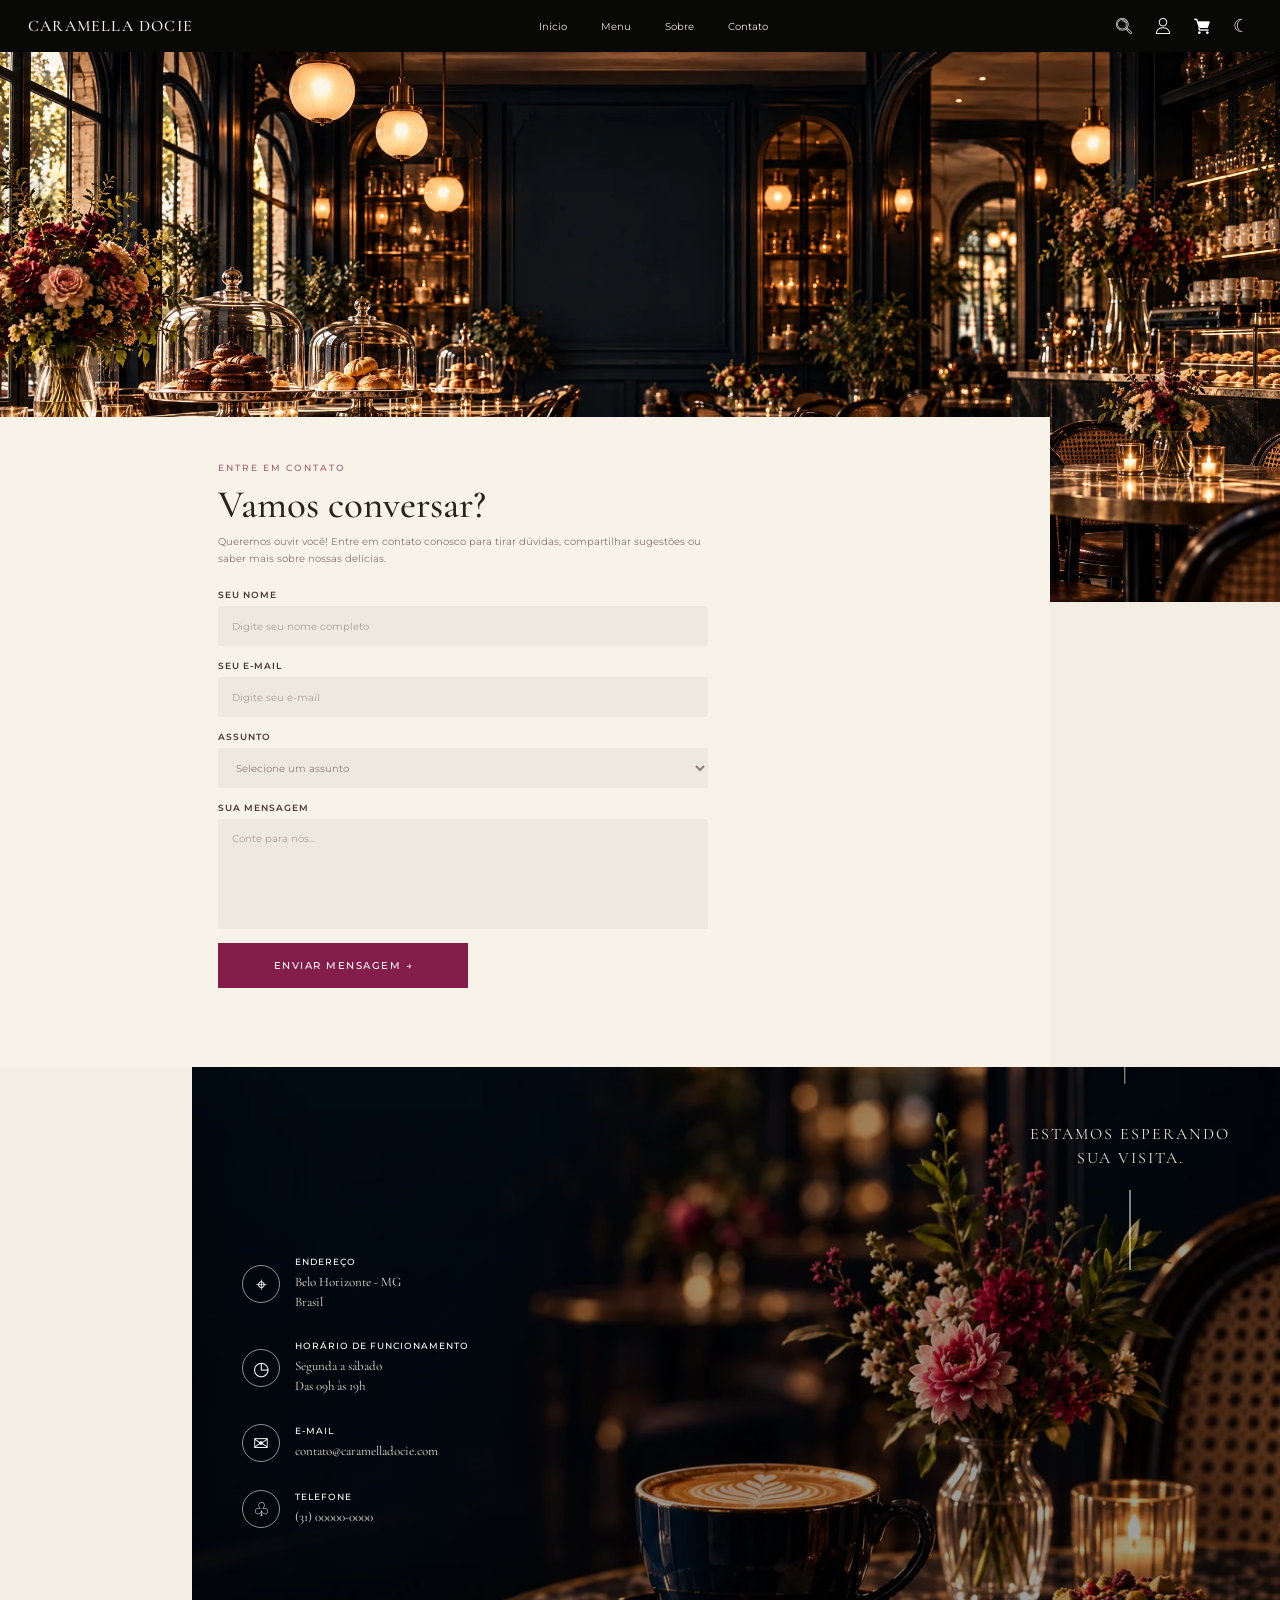
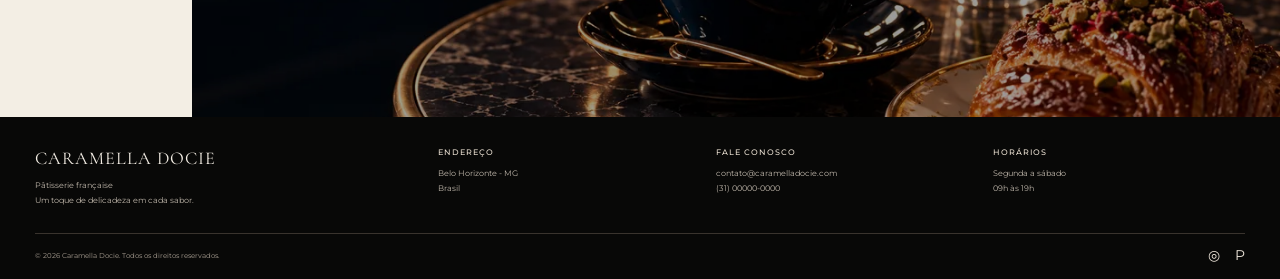
<file: contato.html>
<!DOCTYPE html>
<html lang="pt-BR">

<head>
    <meta charset="UTF-8">
    <meta name="viewport" content="width=device-width, initial-scale=1.0">

    <title>Contato | Caramella Docie</title>

    <link rel="stylesheet" href="style.css">
    <script src="script.js"></script>

    <link rel="preconnect" href="https://fonts.googleapis.com">
    <link rel="preconnect" href="https://fonts.gstatic.com" crossorigin>

    <link
        href="https://fonts.googleapis.com/css2?family=Cormorant+Garamond:wght@400;500;600;700&family=Montserrat:wght@300;400;500;600&display=swap"
        rel="stylesheet">
</head>

<body>


    <header class="cabecalho">

        <div class="logo">
            CARAMELLA DOCIE
        </div>

        <nav class="menu">
            <a href="index.html">Início</a>
            <a href="menu.html">Menu</a>
            <a href="sobre.html">Sobre</a>
            <a href="contato.html">Contato</a>
        </nav>

        <div class="icones">
            <a href="#" aria-label="Pesquisar">
                <img src="loupe-1.png" alt="">
            </a>

            <button type="button" class="botao-perfil" id="abrir-conta" aria-label="Abrir minha conta">
                <img src="user-4.png" alt="">
            </button>

            <button type="button" class="botao-carrinho" id="abrir-carrinho" aria-label="Abrir carrinho">
                <img src="grocery-store.png" alt="">
            </button>
            
                <button type="button" id="alternar-tema" aria-label="Alternar tema">
                    ☾
                </button>
            </div>
        </div>

    </header>
    <main class="pagina-contato">

        <section class="contato-hero">

            <img src="1o-imagem.webp" alt="Entrada iluminada da Caramella Docie" class="contato-hero-imagem">

        </section>

        <section class="contato-formulario-area">

            <div class="contato-decoracao">


            </div>

            <div class="contato-formulario">

                <span class="contato-subtitulo">
                    ENTRE EM CONTATO
                </span>

                <h1>Vamos conversar?</h1>

                <p class="contato-introducao">
                    Queremos ouvir você! Entre em contato conosco
                    para tirar dúvidas, compartilhar sugestões
                    ou saber mais sobre nossas delícias.
                </p>

                <form class="formulario" action="#" method="post">

                    <div class="campo-formulario">

                        <label for="nome">SEU NOME</label>

                        <input type="text" id="nome" name="nome" placeholder="Digite seu nome completo" required>

                    </div>

                    <div class="campo-formulario">

                        <label for="email">SEU E-MAIL</label>

                        <input type="email" id="email" name="email" placeholder="Digite seu e-mail" required>

                    </div>

                    <div class="campo-formulario">

                        <label for="assunto">ASSUNTO</label>

                        <select id="assunto" name="assunto" required>

                            <option value="" disabled selected>
                                Selecione um assunto
                            </option>

                            <option value="duvidas">Dúvidas</option>
                            <option value="encomendas">Encomendas</option>
                            <option value="eventos">Eventos</option>
                            <option value="sugestoes">Sugestões</option>
                            <option value="outros">Outros assuntos</option>

                        </select>

                    </div>

                    <div class="campo-formulario campo-mensagem">

                        <label for="mensagem">SUA MENSAGEM</label>

                        <textarea id="mensagem" name="mensagem" placeholder="Conte para nós..." required></textarea>

                    </div>

                    <button type="submit" class="contato-botao">
                        ENVIAR MENSAGEM →
                    </button>

                </form>

            </div>

        </section>

        <section class="contato-informacoes">

            <div class="contato-informacoes-imagem">

                <img src="3o-imagem.webp" alt="Café e croissant em uma mesa da Caramella Docie">

            </div>

            <div class="contato-informacoes-conteudo">

                <div class="contato-dados">

                    <div class="contato-item">

                        <span class="contato-icone">⌖</span>

                        <div>
                            <h2>ENDEREÇO</h2>

                            <p>
                                Belo Horizonte - MG<br>
                                Brasil
                            </p>
                        </div>

                    </div>

                    <div class="contato-item">

                        <span class="contato-icone">◷</span>

                        <div>
                            <h2>HORÁRIO DE FUNCIONAMENTO</h2>

                            <p>
                                Segunda a sábado<br>
                                Das 09h às 19h
                            </p>
                        </div>

                    </div>

                    <div class="contato-item">

                        <span class="contato-icone">✉</span>

                        <div>
                            <h2>E-MAIL</h2>

                            <p>
                                contato@caramelladocie.com
                            </p>
                        </div>

                    </div>

                    <div class="contato-item">

                        <span class="contato-icone">♧</span>

                        <div>
                            <h2>TELEFONE</h2>

                            <p>
                                (31) 00000-0000
                            </p>
                        </div>

                    </div>

                </div>

                <div class="contato-frase">

                    <p>
                        ESTAMOS ESPERANDO<br>
                        SUA VISITA.
                    </p>

                    <span></span>

                </div>

            </div>

        </section>

    </main>

    <footer class="rodape">

        <div class="rodape-superior">

            <div class="rodape-marca">

                <h3>CARAMELLA DOCIE</h3>

                <p>
                    Pâtisserie française<br>
                    Um toque de delicadeza em cada sabor.
                </p>

            </div>

            <div class="rodape-coluna">

                <h4>ENDEREÇO</h4>

                <p>
                    Belo Horizonte - MG<br>
                    Brasil
                </p>

            </div>

            <div class="rodape-coluna">

                <h4>FALE CONOSCO</h4>

                <p>
                    contato@caramelladocie.com<br>
                    (31) 00000-0000
                </p>

            </div>

            <div class="rodape-coluna">

                <h4>HORÁRIOS</h4>

                <p>
                    Segunda a sábado<br>
                    09h às 19h
                </p>

            </div>

        </div>

        <div class="rodape-inferior">

            <p>
                © 2026 Caramella Docie. Todos os direitos reservados.
            </p>

            <div class="redes-sociais">
                <a href="#" aria-label="Instagram">◎</a>
                <a href="#" aria-label="Pinterest">P</a>
            </div>

        </div>

    </footer>








    <!-- POP-UP MINHA CONTA / LOGIN -->

    <div class="conta-overlay" id="conta-overlay">
        <section class="conta-popup" role="dialog" aria-modal="true" aria-labelledby="conta-titulo">

            <button type="button" class="conta-fechar" id="fechar-conta" aria-label="Fechar">
                x
            </button>

            <div class="conta-cabecalho">
                <h2 id="conta-titulo">Minha conta</h2>
                <p>Você já tem uma conta na Caramella Docie?</p>
            </div>

            <form class="conta-formulario" id="formulario-conta">

                <div class="conta-campo conta-nome" hidden>
                    <label for="conta-nome">NOME COMPLETO*</label>
                    <input type="text" id="conta-nome" placeholder="Digite seu nome">
                </div>

                <div class="conta-campo">
                    <label for="conta-email">E-MAIL OU TELEFONE*</label>
                    <input type="text" id="conta-email" placeholder="seu@email.com" required>
                </div>

                <div class="conta-campo">
                    <label for="conta-senha">SENHA*</label>
                    <input type="password" id="conta-senha" placeholder="Digite sua senha..." required>
                </div>

                <button type="submit" class="conta-entrar">
                    ENTRAR
                </button>
            </form>

            <div class="conta-novo-cliente">
                <h3>Novo cliente?</h3>
                <p>
                    Crie sua conta para apreciar o melhor de
                    Caramella Docie.
                </p>

                <button type="button" class="conta-criar" id="criar-conta">
                    CRIAR CONTA
                </button>
            </div>

        </section>
    </div>


    <!-- POP-UP CRIAR CONTA -->

    <div class="cadastro-overlay" id="cadastro-overlay">
        <section class="cadastro-popup" role="dialog" aria-modal="true" aria-labelledby="cadastro-titulo">

            <button type="button" class="cadastro-fechar" id="fechar-cadastro" aria-label="Fechar cadastro">
                x
            </button>

            <h2 id="cadastro-titulo">Criar conta</h2>

            <form id="formulario-cadastro">

                <div class="cadastro-campo">
                    <label for="cadastro-nome">
                        NOME <span>*</span>
                    </label>
                    <input type="text" id="cadastro-nome" name="nome" placeholder="Digite seu nome" autocomplete="name"
                        required>
                </div>

                <div class="cadastro-campo">
                    <label for="cadastro-email">
                        E-MAIL <span>*</span>
                    </label>
                    <input type="email" id="cadastro-email" name="email" placeholder="seu@email.com"
                        autocomplete="email" required>
                </div>

                <div class="cadastro-campo">
                    <label for="cadastro-telefone">
                        TELEFONE <span>*</span>
                    </label>
                    <input type="tel" id="cadastro-telefone" name="telefone" placeholder="(00) 90000-0000"
                        autocomplete="tel" maxlength="15" required>
                </div>

                <div class="cadastro-campo">
                    <label for="cadastro-cpf">
                        CPF <span>*</span>
                    </label>
                    <input type="text" id="cadastro-cpf" name="cpf" placeholder="000.000.000-00" maxlength="14"
                        required>
                </div>

                <div class="cadastro-campo">
                    <label for="cadastro-senha">
                        CRIE UMA SENHA <span>*</span>
                    </label>
                    <input type="password" id="cadastro-senha" name="senha" placeholder="000.000.000-00" minlength="8"
                        autocomplete="new-password" required>
                </div>

                <div class="cadastro-campo">
                    <label for="cadastro-confirmar-senha">
                        CONFIRME SUA SENHA <span>*</span>
                    </label>
                    <input type="password" id="cadastro-confirmar-senha" name="confirmarSenha"
                        placeholder="Confirme sua senha" minlength="8" autocomplete="new-password" required>
                </div>

                <p class="cadastro-mensagem" id="cadastro-mensagem" aria-live="polite"></p>

                <button type="submit" class="cadastro-botao">
                    CRIAR CONTA
                </button>

            </form>
        </section>
    </div>


    <!-- POP-UP CARRINHO -->

    <div class="carrinho-overlay" id="carrinho-overlay">
        <section class="carrinho-popup" role="dialog" aria-modal="true" aria-labelledby="carrinho-titulo">

            <div class="carrinho-cabecalho">
                <h2 id="carrinho-titulo">Carrinho</h2>

                <button type="button" class="carrinho-fechar" id="fechar-carrinho" aria-label="Fechar carrinho">
                    x
                </button>
            </div>

            <div class="carrinho-produtos" id="carrinho-produtos">

                <article class="carrinho-produto" data-preco="16">
                    <div class="carrinho-produto-imagem">
                        <img src="2o-imagem.webp" alt="Coffret de macarons">
                    </div>

                    <div class="carrinho-produto-detalhes">
                        <button type="button" class="carrinho-remover" aria-label="Remover produto">
                            x
                        </button>

                        <h3>Coffret métal de 4 macarons</h3>
                        <p class="produto-variacao">1 un</p>
                        <p class="produto-preco">R$ 16,00</p>

                        <div class="produto-controles">
                            <button type="button" class="quantidade-menos" aria-label="Diminuir quantidade">-</button>
                            <span class="quantidade">1</span>
                            <button type="button" class="quantidade-mais" aria-label="Aumentar quantidade">+</button>
                            <button type="button" class="produto-remover-icone" aria-label="Excluir produto">♙</button>
                        </div>
                    </div>
                </article>

                <article class="carrinho-produto" data-preco="16">
                    <div class="carrinho-produto-imagem">
                        <img src="1o-quadrinho.webp" alt="Coffret de macarons">
                    </div>

                    <div class="carrinho-produto-detalhes">
                        <button type="button" class="carrinho-remover" aria-label="Remover produto">
                            x
                        </button>

                        <h3>Coffret métal de 4 macarons</h3>
                        <p class="produto-variacao">1 un</p>
                        <p class="produto-preco">R$ 16,00</p>

                        <div class="produto-controles">
                            <button type="button" class="quantidade-menos" aria-label="Diminuir quantidade">-</button>
                            <span class="quantidade">1</span>
                            <button type="button" class="quantidade-mais" aria-label="Aumentar quantidade">+</button>
                            <button type="button" class="produto-remover-icone" aria-label="Excluir produto">♙</button>
                        </div>
                    </div>
                </article>

            </div>

            <div class="carrinho-cupom">
                <label for="codigo-cupom">Aplicar cupom</label>

                <div class="cupom-controles">
                    <input type="text" id="codigo-cupom" placeholder="Código do cupom">
                    <button type="button" id="aplicar-cupom">APLICAR</button>
                </div>

                <p id="mensagem-cupom"></p>
            </div>

            <div class="carrinho-resumo">
                <div class="resumo-linha">
                    <span>Total:</span>
                    <strong id="carrinho-total">R$ 32,00</strong>
                </div>

                <div class="resumo-linha">
                    <span>Taxa de entrega:</span>
                    <strong class="entrega-gratis">GRÁTIS</strong>
                </div>
            </div>

            <button type="button" class="carrinho-comprar" id="carrinho-comprar">
                COMPRAR AGORA
            </button>

            <div class="carrinho-pagamentos">
                <span class="pagamento-pix">✥ pix</span>
                <span class="pagamento-visa">VISA</span>

                <span class="pagamento-master">
                    <i></i><i></i>
                </span>

                <span class="pagamento-elo">elo</span>
            </div>

        </section>
    </div>



    <script src="script.js"></script>
</body>

</html>
</file>
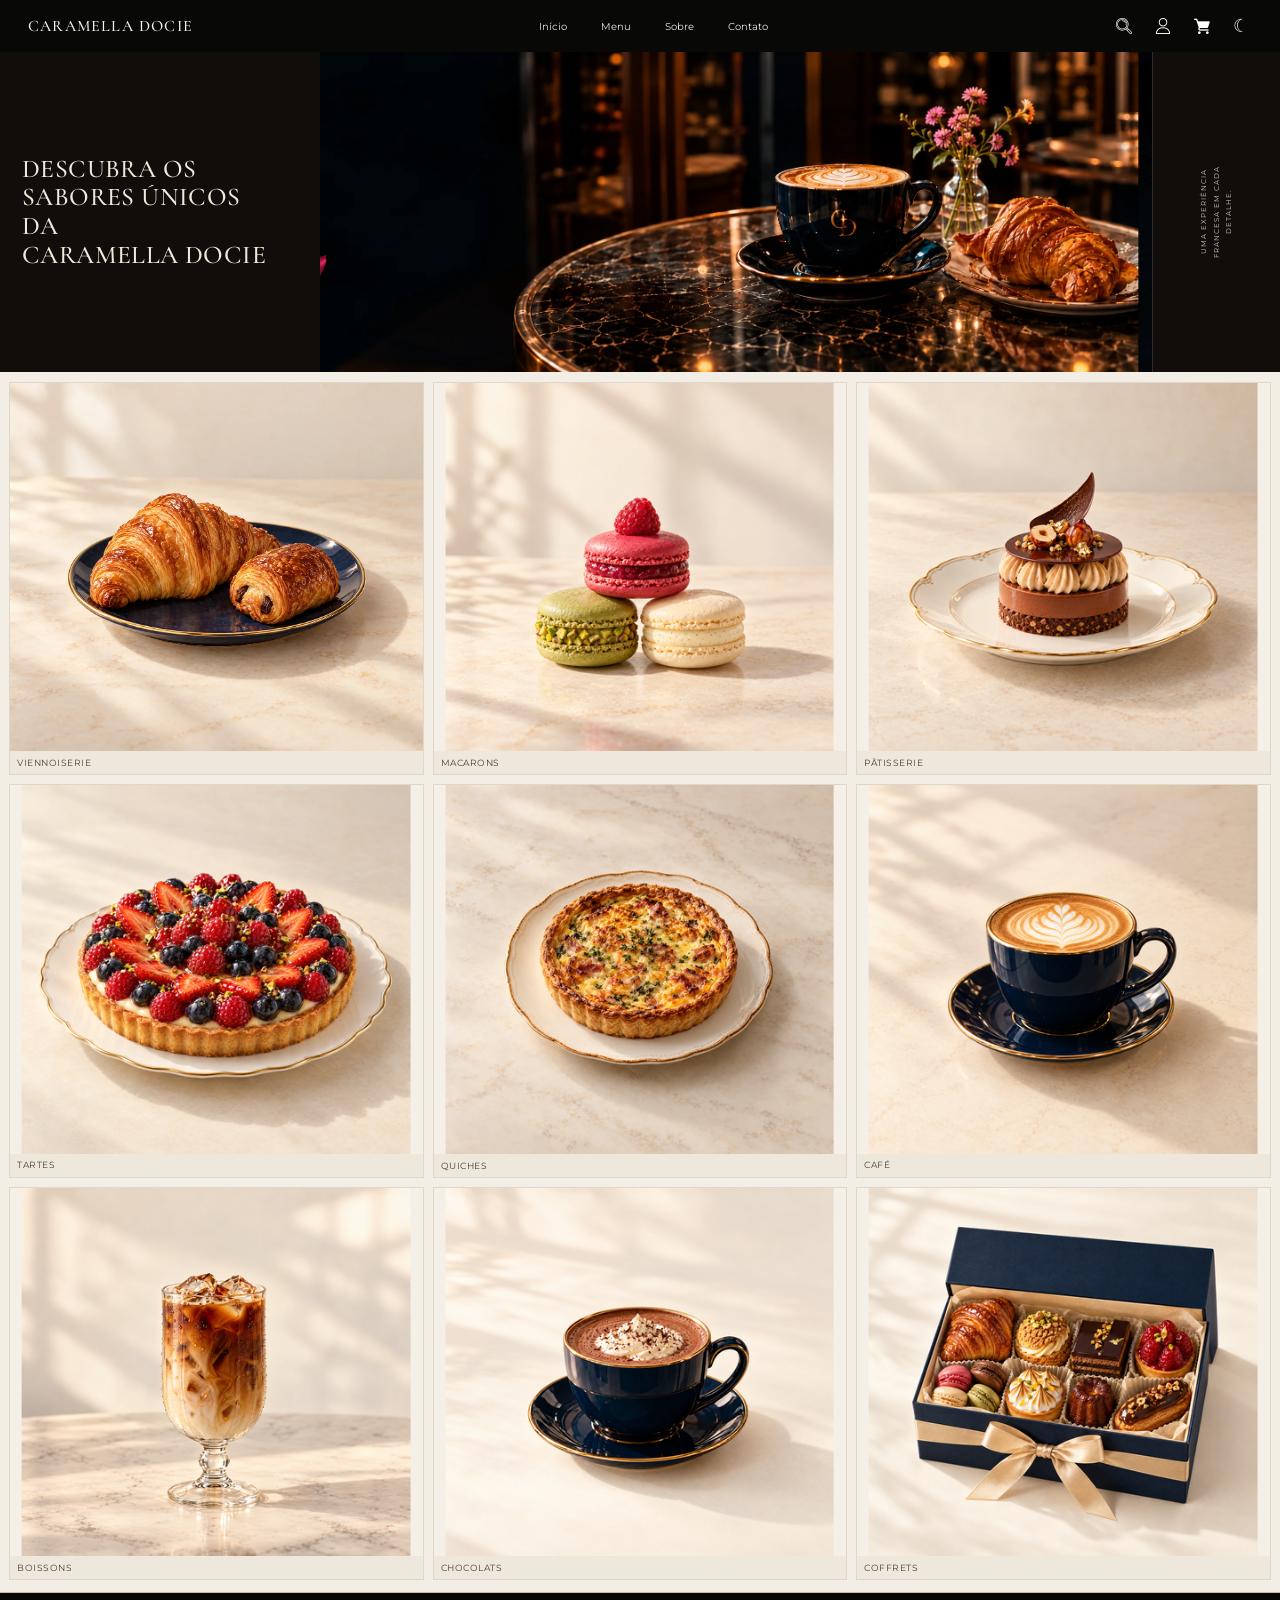
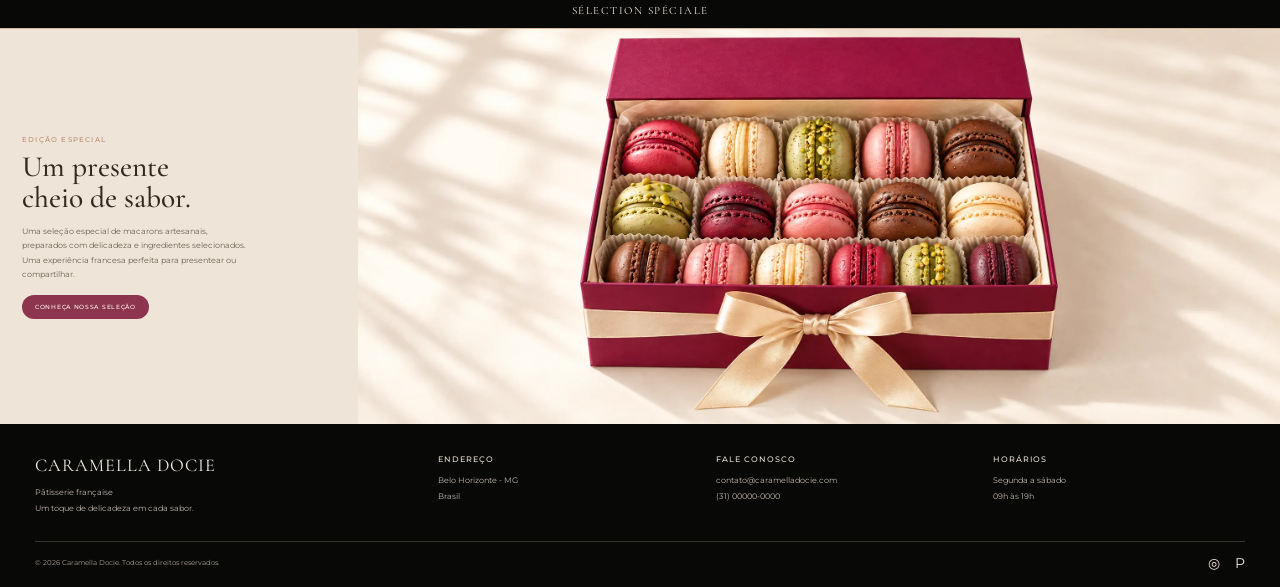
<file: menu.html>
<!DOCTYPE html>
<html lang="pt-BR">

<head>
    <meta charset="UTF-8">
    <meta name="viewport" content="width=device-width, initial-scale=1.0">

    <title>Menu | Caramella Docie</title>

    <link rel="stylesheet" href="style.css">

    <link rel="preconnect" href="https://fonts.googleapis.com">
    <link rel="preconnect" href="https://fonts.gstatic.com" crossorigin>

    <link
        href="https://fonts.googleapis.com/css2?family=Cormorant+Garamond:wght@400;500;600;700&family=Montserrat:wght@300;400;500;600&display=swap"
        rel="stylesheet">
</head>

<body>

    <header class="cabecalho">

        <div class="logo">
            CARAMELLA DOCIE
        </div>

        <nav class="menu">
            <a href="index.html">Início</a>
            <a href="menu.html">Menu</a>
            <a href="sobre.html">Sobre</a>
            <a href="contato.html">Contato</a>
        </nav>

        <div class="icones">
            <a href="#" aria-label="Pesquisar">
                <img src="loupe-1.png" alt="">
            </a>

            <button type="button" class="botao-perfil" id="abrir-conta" aria-label="Abrir minha conta">
                <img src="user-4.png" alt="">
            </button>

            <button type="button" class="botao-carrinho" id="abrir-carrinho" aria-label="Abrir carrinho">
                <img src="grocery-store.png" alt="">
            </button>
            
                <button type="button" id="alternar-tema" aria-label="Alternar tema">
                    ☾
                </button>
            </div>

    </header>

    <main class="pagina-menu">

        <section class="menu-hero">

            <div class="menu-hero-texto">
                <h1>
                    DESCUBRA OS<br>
                    SABORES ÚNICOS<br>
                    DA<br>
                    CARAMELLA DOCIE
                </h1>
            </div>

            <div class="menu-hero-imagem">
                <img src="1o-imagem-segundapg.webp" alt="Café e croissant da Caramella Docie">
            </div>

            <div class="menu-hero-detalhe">
                <p>
                    UMA EXPERIÊNCIA<br>
                    FRANCESA EM CADA<br>
                    DETALHE.
                </p>
            </div>

        </section>

        <section class="menu-vitrine">

            <div class="menu-grid">

                <article class="menu-card" data-categoria="viennoiserie">
                    <div class="menu-card-imagem">
                        <img src="1o-quadrinho.webp" alt="Croissants artesanais">
                    </div>
                    <h2>VIENNOISERIE</h2>
                </article>

                <article class="menu-card" data-categoria="macarons">
                    <div class="menu-card-imagem">
                        <img src="2o-quadrinho.png" alt="Macarons franceses">
                    </div>
                    <h2>MACARONS</h2>
                </article>

                <article class="menu-card" data-categoria="patisserie">
                    <div class="menu-card-imagem">
                        <img src="3o-quadrinho.png" alt="Sobremesa artesanal">
                    </div>
                    <h2>PÂTISSERIE</h2>
                </article>

                <article class="menu-card" data-categoria="tartes">
                    <div class="menu-card-imagem">
                        <img src="4o-quadrinho.png" alt="Torta de frutas vermelhas">
                    </div>
                    <h2>TARTES</h2>
                </article>

                <article class="menu-card" data-categoria="salgados">
                    <div class="menu-card-imagem">
                        <img src="5o-quadrinho.png" alt="Quiche artesanal">
                    </div>
                    <h2>QUICHES</h2>
                </article>

                <article class="menu-card" data-categoria="cafes">
                    <div class="menu-card-imagem">
                        <img src="6o-quadrinho.png" alt="Café com leite">
                    </div>
                    <h2>CAFÉ</h2>
                </article>

                <article class="menu-card" data-categoria="bebidas">
                    <div class="menu-card-imagem">
                        <img src="7o-quadrinho.png" alt="Bebida gelada">
                    </div>
                    <h2>BOISSONS</h2>
                </article>

                <article class="menu-card" data-categoria="chocolates">
                    <div class="menu-card-imagem">
                        <img src="8o-quadrinho.png" alt="Chocolate quente">
                    </div>
                    <h2>CHOCOLATS</h2>
                </article>

                <article class="menu-card" data-categoria="presentes">
                    <div class="menu-card-imagem">
                        <img src="9o-quadrinho.png" alt="Caixa de doces variados">
                    </div>
                    <h2>COFFRETS</h2>
                </article>

            </div>

        </section>

        <section class="menu-faixa-especial">
            <h2>SÉLECTION SPÉCIALE</h2>
        </section>

        <section class="menu-promocao">

            <div class="menu-promocao-texto">

                <span class="subtitulo">EDIÇÃO ESPECIAL</span>

                <h2>
                    Um presente<br>
                    cheio de sabor.
                </h2>

                <p>
                    Uma seleção especial de macarons
                    artesanais, preparados com delicadeza
                    e ingredientes selecionados.
                    Uma experiência francesa perfeita
                    para presentear ou compartilhar.
                </p>

                <a href="#" class="menu-botao">
                    CONHEÇA NOSSA SELEÇÃO
                </a>

            </div>

            <div class="menu-promocao-imagem">
                <img src="2o-imagem.webp" alt="Caixa especial de macarons">
            </div>

        </section>

    </main>

    <footer class="rodape">

        <div class="rodape-superior">

            <div class="rodape-marca">
                <h3>CARAMELLA DOCIE</h3>
                <p>
                    Pâtisserie française<br>
                    Um toque de delicadeza em cada sabor.
                </p>
            </div>

            <div class="rodape-coluna">
                <h4>ENDEREÇO</h4>
                <p>
                    Belo Horizonte - MG<br>
                    Brasil
                </p>
            </div>

            <div class="rodape-coluna">
                <h4>FALE CONOSCO</h4>
                <p>
                    contato@caramelladocie.com<br>
                    (31) 00000-0000
                </p>
            </div>

            <div class="rodape-coluna">
                <h4>HORÁRIOS</h4>
                <p>
                    Segunda a sábado<br>
                    09h às 19h
                </p>
            </div>

        </div>

        <div class="rodape-inferior">
            <p>
                © 2026 Caramella Docie. Todos os direitos reservados.
            </p>

            <div class="redes-sociais">
                <a href="#">◎</a>
                <a href="#">P</a>
            </div>
        </div>

    </footer>


    <!-- POP-UP MINHA CONTA / LOGIN -->

    <div class="conta-overlay" id="conta-overlay">
        <section class="conta-popup" role="dialog" aria-modal="true" aria-labelledby="conta-titulo">

            <button type="button" class="conta-fechar" id="fechar-conta" aria-label="Fechar">
                x
            </button>

            <div class="conta-cabecalho">
                <h2 id="conta-titulo">Minha conta</h2>
                <p>Você já tem uma conta na Caramella Docie?</p>
            </div>

            <form class="conta-formulario" id="formulario-conta">

                <div class="conta-campo conta-nome" hidden>
                    <label for="conta-nome">NOME COMPLETO*</label>
                    <input type="text" id="conta-nome" placeholder="Digite seu nome">
                </div>

                <div class="conta-campo">
                    <label for="conta-email">E-MAIL OU TELEFONE*</label>
                    <input type="text" id="conta-email" placeholder="seu@email.com" required>
                </div>

                <div class="conta-campo">
                    <label for="conta-senha">SENHA*</label>
                    <input type="password" id="conta-senha" placeholder="Digite sua senha..." required>
                </div>

                <button type="submit" class="conta-entrar">
                    ENTRAR
                </button>
            </form>

            <div class="conta-novo-cliente">
                <h3>Novo cliente?</h3>
                <p>
                    Crie sua conta para apreciar o melhor de
                    Caramella Docie.
                </p>

                <button type="button" class="conta-criar" id="criar-conta">
                    CRIAR CONTA
                </button>
            </div>

        </section>
    </div>


    <!-- POP-UP CRIAR CONTA -->

    <div class="cadastro-overlay" id="cadastro-overlay">
        <section class="cadastro-popup" role="dialog" aria-modal="true" aria-labelledby="cadastro-titulo">

            <button type="button" class="cadastro-fechar" id="fechar-cadastro" aria-label="Fechar cadastro">
                x
            </button>

            <h2 id="cadastro-titulo">Criar conta</h2>

            <form id="formulario-cadastro">

                <div class="cadastro-campo">
                    <label for="cadastro-nome">
                        NOME <span>*</span>
                    </label>
                    <input type="text" id="cadastro-nome" name="nome" placeholder="Digite seu nome" autocomplete="name"
                        required>
                </div>

                <div class="cadastro-campo">
                    <label for="cadastro-email">
                        E-MAIL <span>*</span>
                    </label>
                    <input type="email" id="cadastro-email" name="email" placeholder="seu@email.com"
                        autocomplete="email" required>
                </div>

                <div class="cadastro-campo">
                    <label for="cadastro-telefone">
                        TELEFONE <span>*</span>
                    </label>
                    <input type="tel" id="cadastro-telefone" name="telefone" placeholder="(00) 90000-0000"
                        autocomplete="tel" maxlength="15" required>
                </div>

                <div class="cadastro-campo">
                    <label for="cadastro-cpf">
                        CPF <span>*</span>
                    </label>
                    <input type="text" id="cadastro-cpf" name="cpf" placeholder="000.000.000-00" maxlength="14"
                        required>
                </div>

                <div class="cadastro-campo">
                    <label for="cadastro-senha">
                        CRIE UMA SENHA <span>*</span>
                    </label>
                    <input type="password" id="cadastro-senha" name="senha" placeholder="000.000.000-00" minlength="8"
                        autocomplete="new-password" required>
                </div>

                <div class="cadastro-campo">
                    <label for="cadastro-confirmar-senha">
                        CONFIRME SUA SENHA <span>*</span>
                    </label>
                    <input type="password" id="cadastro-confirmar-senha" name="confirmarSenha"
                        placeholder="Confirme sua senha" minlength="8" autocomplete="new-password" required>
                </div>

                <p class="cadastro-mensagem" id="cadastro-mensagem" aria-live="polite"></p>

                <button type="submit" class="cadastro-botao">
                    CRIAR CONTA
                </button>

            </form>
        </section>
    </div>


    <!-- POP-UP CARRINHO -->

    <div class="carrinho-overlay" id="carrinho-overlay">
        <section class="carrinho-popup" role="dialog" aria-modal="true" aria-labelledby="carrinho-titulo">

            <div class="carrinho-cabecalho">
                <h2 id="carrinho-titulo">Carrinho</h2>

                <button type="button" class="carrinho-fechar" id="fechar-carrinho" aria-label="Fechar carrinho">
                    x
                </button>
            </div>

            <div class="carrinho-produtos" id="carrinho-produtos">

                <article class="carrinho-produto" data-preco="16">
                    <div class="carrinho-produto-imagem">
                        <img src="2o-imagem.webp" alt="Coffret de macarons">
                    </div>

                    <div class="carrinho-produto-detalhes">
                        <button type="button" class="carrinho-remover" aria-label="Remover produto">
                            x
                        </button>

                        <h3>Coffret métal de 4 macarons</h3>
                        <p class="produto-variacao">1 un</p>
                        <p class="produto-preco">R$ 16,00</p>

                        <div class="produto-controles">
                            <button type="button" class="quantidade-menos" aria-label="Diminuir quantidade">-</button>
                            <span class="quantidade">1</span>
                            <button type="button" class="quantidade-mais" aria-label="Aumentar quantidade">+</button>
                            <button type="button" class="produto-remover-icone" aria-label="Excluir produto">♙</button>
                        </div>
                    </div>
                </article>

                <article class="carrinho-produto" data-preco="16">
                    <div class="carrinho-produto-imagem">
                        <img src="1o-quadrinho.webp" alt="Coffret de macarons">
                    </div>

                    <div class="carrinho-produto-detalhes">
                        <button type="button" class="carrinho-remover" aria-label="Remover produto">
                            x
                        </button>

                        <h3>Coffret métal de 4 macarons</h3>
                        <p class="produto-variacao">1 un</p>
                        <p class="produto-preco">R$ 16,00</p>

                        <div class="produto-controles">
                            <button type="button" class="quantidade-menos" aria-label="Diminuir quantidade">-</button>
                            <span class="quantidade">1</span>
                            <button type="button" class="quantidade-mais" aria-label="Aumentar quantidade">+</button>
                            <button type="button" class="produto-remover-icone" aria-label="Excluir produto">♙</button>
                        </div>
                    </div>
                </article>

            </div>

            <div class="carrinho-cupom">
                <label for="codigo-cupom">Aplicar cupom</label>

                <div class="cupom-controles">
                    <input type="text" id="codigo-cupom" placeholder="Código do cupom">
                    <button type="button" id="aplicar-cupom">APLICAR</button>
                </div>

                <p id="mensagem-cupom"></p>
            </div>

            <div class="carrinho-resumo">
                <div class="resumo-linha">
                    <span>Total:</span>
                    <strong id="carrinho-total">R$ 32,00</strong>
                </div>

                <div class="resumo-linha">
                    <span>Taxa de entrega:</span>
                    <strong class="entrega-gratis">GRÁTIS</strong>
                </div>
            </div>

            <button type="button" class="carrinho-comprar" id="carrinho-comprar">
                COMPRAR AGORA
            </button>

            <div class="carrinho-pagamentos">
                <span class="pagamento-pix">✥ pix</span>
                <span class="pagamento-visa">VISA</span>

                <span class="pagamento-master">
                    <i></i><i></i>
                </span>

                <span class="pagamento-elo">elo</span>
            </div>

        </section>
    </div>





    <!-- POP-UP VIENNOISERIE -->

<div class="produtos-overlay" id="popup-viennoiserie">
    <div class="produtos-popup">
        <button type="button" class="produtos-fechar" aria-label="Fechar">×</button>

        <div class="produtos-titulo">
            <h2>Viennoiserie</h2>
            <p>Pães, massas folhadas e clássicos franceses.</p>
        </div>

        <div class="produtos-lista">

            <div class="produto-item">
                <img src="caramella-produto-croissant-au-beurre.webp" alt="Croissant au Beurre">
                <h3>Croissant au Beurre</h3>
                <p>Massa folhada artesanal, preparada com manteiga francesa, de exterior crocante e interior macio.</p>
                <span class="produto-preco">R$ 16,00</span>
                <button class="produto-adicionar" data-produto="Croissant au Beurre" data-preco="16">ADICIONAR AO CARRINHO</button>
            </div>

            <div class="produto-item">
                <img src="caramella-produto-pain-au-chocolat.webp" alt="Pain au Chocolat">
                <h3>Pain au Chocolat</h3>
                <p>Massa folhada delicada, recheada com barras de chocolate meio amargo.</p>
                <span class="produto-preco">R$ 18,00</span>
                <button class="produto-adicionar" data-produto="Pain au Chocolat" data-preco="18">ADICIONAR AO CARRINHO</button>
            </div>

            <div class="produto-item">
                <img src="caramella-produto-brioche-doree.webp" alt="Brioche Dorée">
                <h3>Brioche Dorée</h3>
                <p>Brioche francesa de textura leve e amanteigada, com uma delicada camada dourada.</p>
                <span class="produto-preco">R$ 17,00</span>
                <button class="produto-adicionar" data-produto="Brioche Dorée" data-preco="17">ADICIONAR AO CARRINHO</button>
            </div>

        </div>
    </div>
</div>


<!-- POP-UP MACARONS -->

<div class="produtos-overlay" id="popup-macarons">
    <div class="produtos-popup">
        <button type="button" class="produtos-fechar" aria-label="Fechar">×</button>

        <div class="produtos-titulo">
            <h2>Macarons</h2>
            <p>Pequenos doces com casquinhas delicadas e recheios cremosos.</p>
        </div>

        <div class="produtos-lista">

            <div class="produto-item">
                <img src="caramella-produto-macaron-framboise.webp" alt="Macaron Framboise">
                <h3>Macaron Framboise</h3>
                <p>Casquinha delicada com recheio cremoso de framboesa e notas levemente ácidas.</p>
                <span class="produto-preco">R$ 9,00</span>
                <button class="produto-adicionar" data-produto="Macaron Framboise" data-preco="9">ADICIONAR AO CARRINHO</button>
            </div>

            <div class="produto-item">
                <img src="caramella-produto-macaron-pistache.webp" alt="Macaron Pistache">
                <h3>Macaron Pistache</h3>
                <p>Recheio de pistache selecionado, com sabor intenso e textura aveludada.</p>
                <span class="produto-preco">R$ 10,00</span>
                <button class="produto-adicionar" data-produto="Macaron Pistache" data-preco="10">ADICIONAR AO CARRINHO</button>
            </div>

            <div class="produto-item">
                <img src="caramella-produto-macaron-chocolat-noir.webp" alt="Macaron Chocolat Noir">
                <h3>Macaron Chocolat Noir</h3>
                <p>Casquinha de chocolate com ganache cremosa de chocolate amargo.</p>
                <span class="produto-preco">R$ 9,50</span>
                <button class="produto-adicionar" data-produto="Macaron Chocolat Noir" data-preco="9.5">ADICIONAR AO CARRINHO</button>
            </div>

        </div>
    </div>
</div>


<!-- POP-UP PATISSERIE -->

<div class="produtos-overlay" id="popup-patisserie">
    <div class="produtos-popup">
        <button type="button" class="produtos-fechar" aria-label="Fechar">×</button>

        <div class="produtos-titulo">
            <h2>Pâtisserie</h2>
            <p>Doces clássicos da alta confeitaria francesa.</p>
        </div>

        <div class="produtos-lista">

            <div class="produto-item">
                <img src="caramella-produto-eclair-au-chocolat.webp" alt="Éclair au Chocolat">
                <h3>Éclair au Chocolat</h3>
                <p>Massa choux leve, recheada com creme de chocolate e finalizada com cobertura brilhante.</p>
                <span class="produto-preco">R$ 19,00</span>
                <button class="produto-adicionar" data-produto="Éclair au Chocolat" data-preco="19">ADICIONAR AO CARRINHO</button>
            </div>

            <div class="produto-item">
                <img src="caramella-produto-paris-brest.webp" alt="Paris-Brest">
                <h3>Paris-Brest</h3>
                <p>Massa delicada recheada com creme de praliné de avelãs e amêndoas.</p>
                <span class="produto-preco">R$ 22,00</span>
                <button class="produto-adicionar" data-produto="Paris-Brest" data-preco="22">ADICIONAR AO CARRINHO</button>
            </div>

            <div class="produto-item">
                <img src="caramella-produto-mille-feuille.webp" alt="Mille-Feuille">
                <h3>Mille-Feuille</h3>
                <p>Camadas crocantes de massa folhada intercaladas com creme de baunilha.</p>
                <span class="produto-preco">R$ 21,00</span>
                <button class="produto-adicionar" data-produto="Mille-Feuille" data-preco="21">ADICIONAR AO CARRINHO</button>
            </div>

        </div>
    </div>
</div>


<!-- POP-UP TARTES -->

<div class="produtos-overlay" id="popup-tartes">
    <div class="produtos-popup">
        <button type="button" class="produtos-fechar" aria-label="Fechar">×</button>

        <div class="produtos-titulo">
            <h2>Tortas e Tartes</h2>
            <p>Combinações delicadas de frutas, cremes e massas amanteigadas.</p>
        </div>

        <div class="produtos-lista">

            <div class="produto-item">
                <img src="caramella-produto-tarte-au-citron.webp" alt="Tarte au Citron">
                <h3>Tarte au Citron</h3>
                <p>Base amanteigada com creme de limão siciliano e equilíbrio entre acidez e doçura.</p>
                <span class="produto-preco">R$ 18,00</span>
                <button class="produto-adicionar" data-produto="Tarte au Citron" data-preco="18">ADICIONAR AO CARRINHO</button>
            </div>

            <div class="produto-item">
                <img src="caramella-produto-tartelette-fruits-rouges.webp" alt="Tartelette aux Fruits Rouges">
                <h3>Tartelette aux Fruits Rouges</h3>
                <p>Massa crocante, creme de baunilha e seleção de frutas vermelhas frescas.</p>
                <span class="produto-preco">R$ 20,00</span>
                <button class="produto-adicionar" data-produto="Tartelette aux Fruits Rouges" data-preco="20">ADICIONAR AO CARRINHO</button>
            </div>

            <div class="produto-item">
                <img src="caramella-produto-tarte-au-caramel.webp" alt="Tarte au Caramel">
                <h3>Tarte au Caramel</h3>
                <p>Base crocante com caramelo artesanal, ganache de chocolate e flor de sal.</p>
                <span class="produto-preco">R$ 21,00</span>
                <button class="produto-adicionar" data-produto="Tarte au Caramel" data-preco="21">ADICIONAR AO CARRINHO</button>
            </div>

        </div>
    </div>
</div>


<!-- POP-UP SALGADOS -->

<div class="produtos-overlay" id="popup-salgados">
    <div class="produtos-popup">
        <button type="button" class="produtos-fechar" aria-label="Fechar">×</button>

        <div class="produtos-titulo">
            <h2>Salgados</h2>
            <p>Receitas salgadas inspiradas na gastronomia francesa.</p>
        </div>

        <div class="produtos-lista">

            <div class="produto-item">
                <img src="caramella-produto-quiche-lorraine.webp" alt="Quiche Lorraine">
                <h3>Quiche Lorraine</h3>
                <p>Massa amanteigada com recheio de bacon, creme e queijo.</p>
                <span class="produto-preco">R$ 18,00</span>
                <button class="produto-adicionar" data-produto="Quiche Lorraine" data-preco="18">ADICIONAR AO CARRINHO</button>
            </div>

            <div class="produto-item">
                <img src="caramella-produto-croque-monsieur.webp" alt="Croque-Monsieur">
                <h3>Croque-Monsieur</h3>
                <p>Sanduíche francês de presunto e queijo, finalizado com molho béchamel gratinado.</p>
                <span class="produto-preco">R$ 25,00</span>
                <button class="produto-adicionar" data-produto="Croque-Monsieur" data-preco="25">ADICIONAR AO CARRINHO</button>
            </div>

            <div class="produto-item">
                <img src="caramella-produto-gougeres.webp" alt="Gougères">
                <h3>Gougères</h3>
                <p>Pequenos pães de massa choux com queijo, leves por dentro e dourados por fora.</p>
                <span class="produto-preco">R$ 14,00</span>
                <button class="produto-adicionar" data-produto="Gougères" data-preco="14">ADICIONAR AO CARRINHO</button>
            </div>

        </div>
    </div>
</div>


<!-- POP-UP CAFES -->

<div class="produtos-overlay" id="popup-cafes">
    <div class="produtos-popup">
        <button type="button" class="produtos-fechar" aria-label="Fechar">×</button>

        <div class="produtos-titulo">
            <h2>Cafés</h2>
            <p>Cafés especiais para acompanhar nossas criações.</p>
        </div>

        <div class="produtos-lista">

            <div class="produto-item">
                <img src="caramella-produto-cafe-creme.webp" alt="Café Crème">
                <h3>Café Crème</h3>
                <p>Espresso encorpado combinado com leite vaporizado e uma camada delicada de espuma.</p>
                <span class="produto-preco">R$ 10,00</span>
                <button class="produto-adicionar" data-produto="Café Crème" data-preco="10">ADICIONAR AO CARRINHO</button>
            </div>

            <div class="produto-item">
                <img src="caramella-produto-cafe-noisette.webp" alt="Café Noisette">
                <h3>Café Noisette</h3>
                <p>Espresso intenso com um toque de leite, proporcionando um sabor equilibrado.</p>
                <span class="produto-preco">R$ 9,00</span>
                <button class="produto-adicionar" data-produto="Café Noisette" data-preco="9">ADICIONAR AO CARRINHO</button>
            </div>

            <div class="produto-item">
                <img src="caramella-produto-cappuccino-maison.webp" alt="Cappuccino Maison">
                <h3>Cappuccino Maison</h3>
                <p>Café espresso com leite vaporizado, espuma cremosa e finalização de cacau.</p>
                <span class="produto-preco">R$ 14,00</span>
                <button class="produto-adicionar" data-produto="Cappuccino Maison" data-preco="14">ADICIONAR AO CARRINHO</button>
            </div>

        </div>
    </div>
</div>


<!-- POP-UP BEBIDAS GELADAS -->

<div class="produtos-overlay" id="popup-bebidas">
    <div class="produtos-popup">
        <button type="button" class="produtos-fechar" aria-label="Fechar">×</button>

        <div class="produtos-titulo">
            <h2>Bebidas Geladas</h2>
            <p>Bebidas refrescantes com combinações especiais.</p>
        </div>

        <div class="produtos-lista">

            <div class="produto-item">
                <img src="caramella-produto-iced-vanilla-latte.webp" alt="Iced Vanilla Latte">
                <h3>Iced Vanilla Latte</h3>
                <p>Espresso, leite gelado e um toque suave de baunilha.</p>
                <span class="produto-preco">R$ 16,00</span>
                <button class="produto-adicionar" data-produto="Iced Vanilla Latte" data-preco="16">ADICIONAR AO CARRINHO</button>
            </div>

            <div class="produto-item">
                <img src="caramella-produto-citronnade-francaise.webp" alt="Citronnade Française">
                <h3>Citronnade Française</h3>
                <p>Limonada francesa artesanal, preparada com limão siciliano e um toque de açúcar.</p>
                <span class="produto-preco">R$ 12,00</span>
                <button class="produto-adicionar" data-produto="Citronnade Française" data-preco="12">ADICIONAR AO CARRINHO</button>
            </div>

            <div class="produto-item">
                <img src="caramella-produto-the-glace-fruits-rouges.webp" alt="Thé Glacé aux Fruits Rouges">
                <h3>Thé Glacé aux Fruits Rouges</h3>
                <p>Chá gelado com notas de frutas vermelhas e um toque cítrico.</p>
                <span class="produto-preco">R$ 13,00</span>
                <button class="produto-adicionar" data-produto="Thé Glacé aux Fruits Rouges" data-preco="13">ADICIONAR AO CARRINHO</button>
            </div>

        </div>
    </div>
</div>


<!-- POP-UP CHOCOLATES QUENTES -->

<div class="produtos-overlay" id="popup-chocolates">
    <div class="produtos-popup">
        <button type="button" class="produtos-fechar" aria-label="Fechar">×</button>

        <div class="produtos-titulo">
            <h2>Chocolates Quentes</h2>
            <p>Bebidas cremosas para momentos especiais.</p>
        </div>

        <div class="produtos-lista">

            <div class="produto-item">
                <img src="caramella-produto-chocolat-chaud-classique.webp" alt="Chocolat Chaud Classique">
                <h3>Chocolat Chaud Classique</h3>
                <p>Chocolate quente francês, encorpado e preparado com chocolate meio amargo.</p>
                <span class="produto-preco">R$ 17,00</span>
                <button class="produto-adicionar" data-produto="Chocolat Chaud Classique" data-preco="17">ADICIONAR AO CARRINHO</button>
            </div>

            <div class="produto-item">
                <img src="caramella-produto-chocolat-blanc.webp" alt="Chocolat Blanc">
                <h3>Chocolat Blanc</h3>
                <p>Chocolate branco derretido com leite cremoso e notas de baunilha.</p>
                <span class="produto-preco">R$ 18,00</span>
                <button class="produto-adicionar" data-produto="Chocolat Blanc" data-preco="18">ADICIONAR AO CARRINHO</button>
            </div>

            <div class="produto-item">
                <img src="caramella-produto-chocolat-noisette.webp" alt="Chocolat Noisette">
                <h3>Chocolat Noisette</h3>
                <p>Chocolate quente com creme de avelãs e finalização delicada de cacau.</p>
                <span class="produto-preco">R$ 20,00</span>
                <button class="produto-adicionar" data-produto="Chocolat Noisette" data-preco="20">ADICIONAR AO CARRINHO</button>
            </div>

        </div>
    </div>
</div>


<!-- POP-UP PRESENTES -->

<div class="produtos-overlay" id="popup-presentes">
    <div class="produtos-popup">
        <button type="button" class="produtos-fechar" aria-label="Fechar">×</button>

        <div class="produtos-titulo">
            <h2>Presentes & Caixas Especiais</h2>
            <p>Seleções artesanais para presentear e compartilhar.</p>
        </div>

        <div class="produtos-lista">

            <div class="produto-item">
                <img src="caramella-produto-la-boite-macarons.webp" alt="La Boîte à Macarons">
                <h3>La Boîte à Macarons</h3>
                <p>Caixa com 16 macarons artesanais em uma seleção de sabores especiais.</p>
                <span class="produto-preco">R$ 85,00</span>
                <button class="produto-adicionar" data-produto="La Boîte à Macarons" data-preco="85">ADICIONAR AO CARRINHO</button>
            </div>

            <div class="produto-item">
                <img src="caramella-produto-coffret-de-chocolats.webp" alt="Coffret de Chocolats">
                <h3>Coffret de Chocolats</h3>
                <p>Seleção de bombons e trufas artesanais com diferentes intensidades de chocolate.</p>
                <span class="produto-preco">R$ 95,00</span>
                <button class="produto-adicionar" data-produto="Coffret de Chocolats" data-preco="95">ADICIONAR AO CARRINHO</button>
            </div>

            <div class="produto-item">
                <img src="caramella-produto-petit-dejeuner-francais.webp" alt="Petit Déjeuner Français">
                <h3>Petit Déjeuner Français</h3>
                <p>Uma seleção especial de croissants, pain au chocolat, geleias artesanais e acompanhamentos.</p>
                <span class="produto-preco">R$ 110,00</span>
                <button class="produto-adicionar" data-produto="Petit Déjeuner Français" data-preco="110">ADICIONAR AO CARRINHO</button>
            </div>

        </div>
    </div>
</div>


    <script src="script.js"></script>

</body>
</html>
</file>
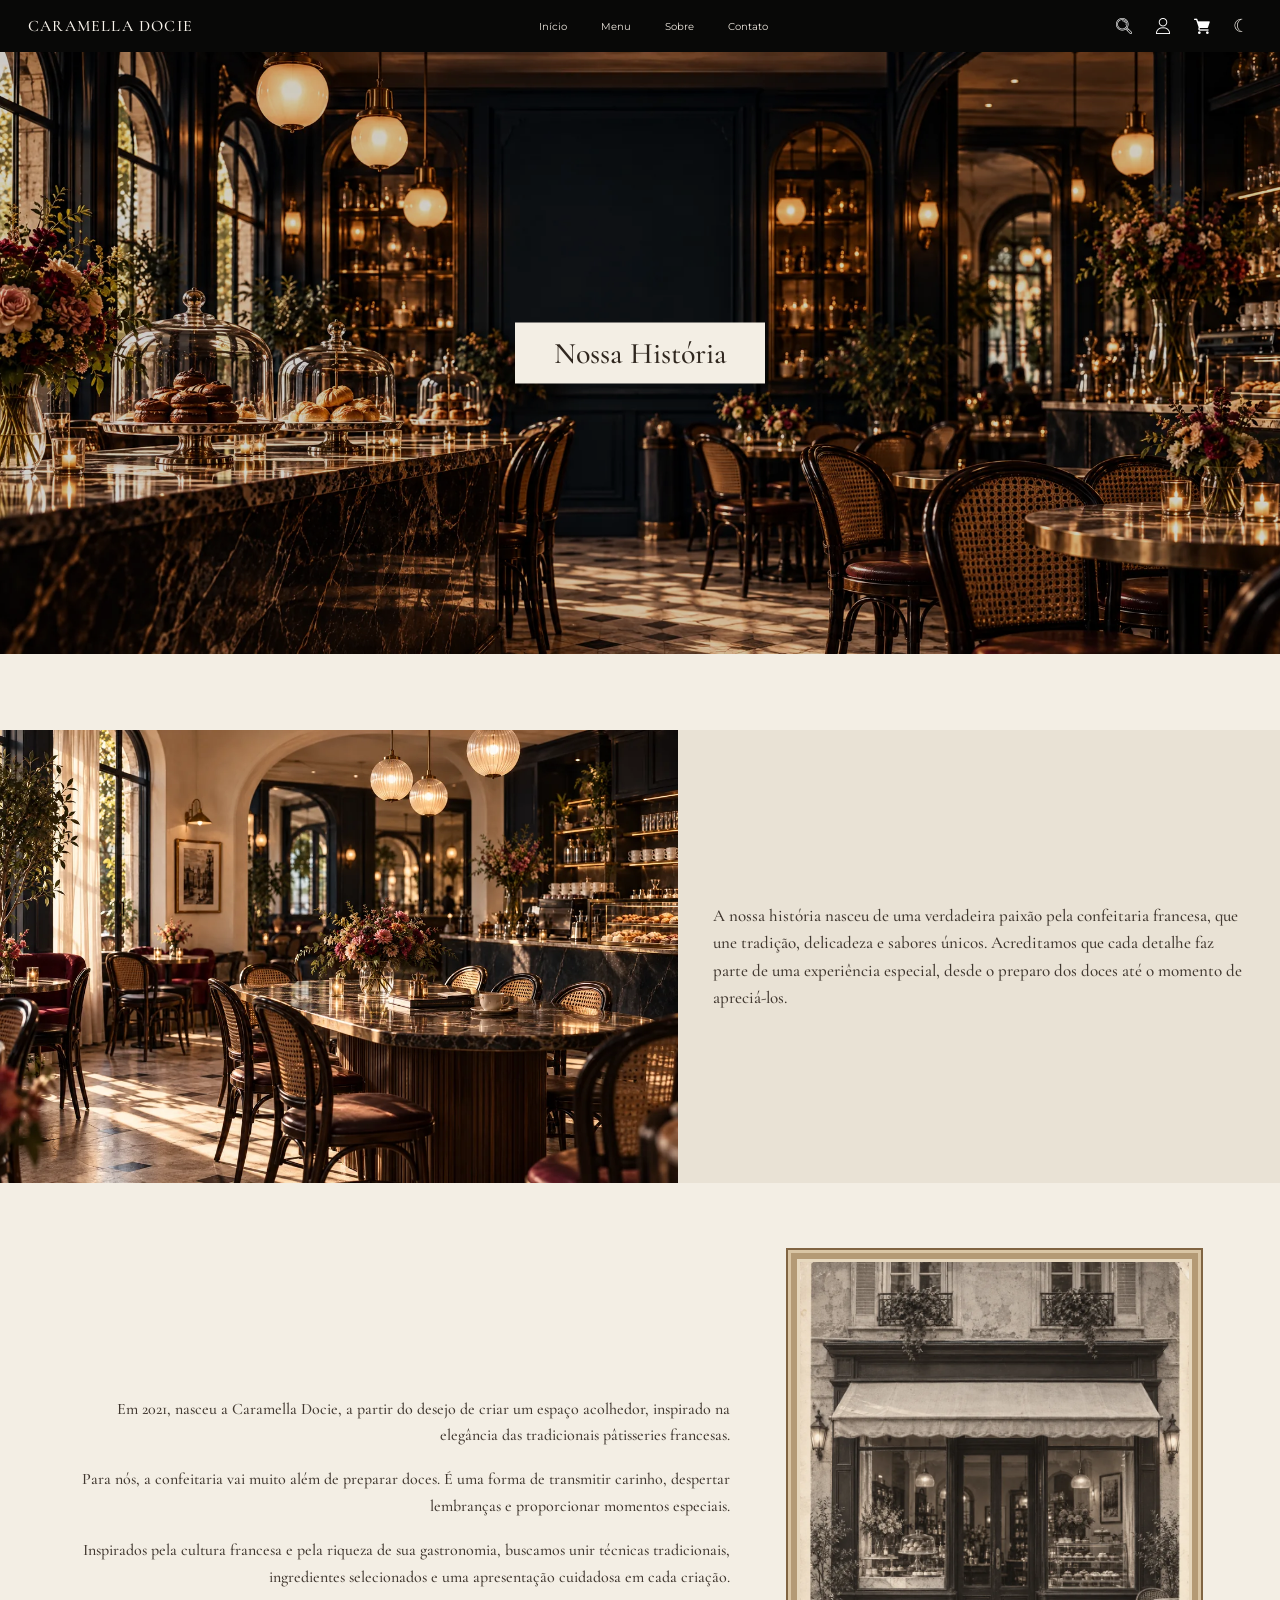
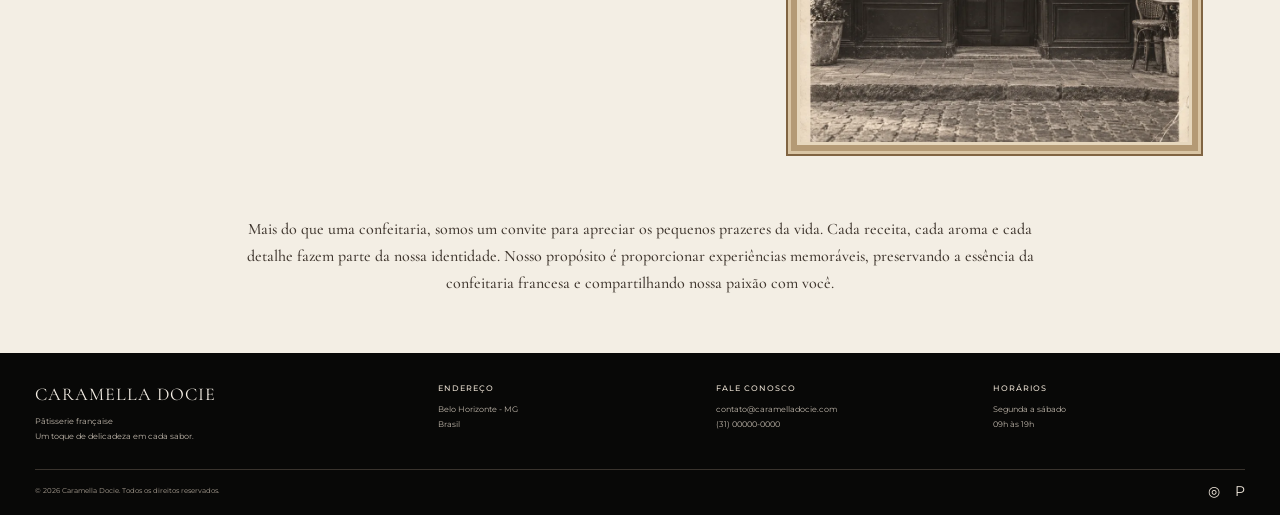
<file: sobre.html>
<!DOCTYPE html>
<html lang="pt-BR">

<head>
    <meta charset="UTF-8">
    <meta name="viewport" content="width=device-width, initial-scale=1.0">

    <title>Sobre Nós | Caramella Docie</title>

    <link rel="stylesheet" href="style.css">
    <script src="script.js"></script>

    <link rel="preconnect" href="https://fonts.googleapis.com">
    <link rel="preconnect" href="https://fonts.gstatic.com" crossorigin>

    <link
        href="https://fonts.googleapis.com/css2?family=Cormorant+Garamond:wght@400;500;600;700&family=Montserrat:wght@300;400;500;600&display=swap"
        rel="stylesheet">
</head>

<body>


    <header class="cabecalho">

        <div class="logo">
            CARAMELLA DOCIE
        </div>

        <nav class="menu">
            <a href="index.html">Início</a>
            <a href="menu.html">Menu</a>
            <a href="sobre.html">Sobre</a>
            <a href="contato.html">Contato</a>
        </nav>

        <div class="icones">
            <a href="#" aria-label="Pesquisar">
                <img src="loupe-1.png" alt="">
            </a>

            <button type="button" class="botao-perfil" id="abrir-conta" aria-label="Abrir minha conta">
                <img src="user-4.png" alt="">
            </button>

            <button type="button" class="botao-carrinho" id="abrir-carrinho" aria-label="Abrir carrinho">
                <img src="grocery-store.png" alt="">
            </button>
            
                <button type="button" id="alternar-tema" aria-label="Alternar tema">
                    ☾
                </button>
            </div>
        </div>

    </header>

    <main class="pagina-sobre">

        <section class="sobre-hero">

            <img src="1o-imagem.webp" alt="Interior da confeitaria" class="sobre-hero-imagem">

            <div class="sobre-hero-titulo">
                <h1>Nossa História</h1>
            </div>

        </section>

        <div class="sobre-divisoria"></div>

        <section class="sobre-apresentacao">

            <div class="sobre-apresentacao-imagem">
                <img src="2o-imagem-pg3.webp" alt="Ambiente da confeitaria">
            </div>

            <div class="sobre-apresentacao-texto">

                <p>
                    A nossa história nasceu de uma verdadeira paixão
                    pela confeitaria francesa, que une tradição,
                    delicadeza e sabores únicos. Acreditamos que
                    cada detalhe faz parte de uma experiência
                    especial, desde o preparo dos doces até
                    o momento de apreciá-los.
                </p>

            </div>

        </section>

        <section class="sobre-origem">

            <div class="sobre-origem-texto">

                <p>
                    Em 2021, nasceu a Caramella Docie, a partir
                    do desejo de criar um espaço acolhedor,
                    inspirado na elegância das tradicionais
                    pâtisseries francesas.
                </p>

                <p>
                    Para nós, a confeitaria vai muito além
                    de preparar doces. É uma forma de transmitir
                    carinho, despertar lembranças e proporcionar
                    momentos especiais.
                </p>

                <p>
                    Inspirados pela cultura francesa e pela
                    riqueza de sua gastronomia, buscamos unir
                    técnicas tradicionais, ingredientes
                    selecionados e uma apresentação cuidadosa
                    em cada criação.
                </p>

            </div>

            <div class="sobre-origem-imagem">

                <div class="sobre-moldura">
                    <img src="4o-imagem.webp" alt="Fachada de uma antiga confeitaria">
                </div>

            </div>

        </section>

        <section class="sobre-final">

            <p>
                Mais do que uma confeitaria, somos um convite
                para apreciar os pequenos prazeres da vida.
                Cada receita, cada aroma e cada detalhe fazem
                parte da nossa identidade. Nosso propósito é
                proporcionar experiências memoráveis,
                preservando a essência da confeitaria francesa
                e compartilhando nossa paixão com você.
            </p>

        </section>

    </main>

    <footer class="rodape">

        <div class="rodape-superior">

            <div class="rodape-marca">

                <h3>CARAMELLA DOCIE</h3>

                <p>
                    Pâtisserie française<br>
                    Um toque de delicadeza em cada sabor.
                </p>

            </div>

            <div class="rodape-coluna">

                <h4>ENDEREÇO</h4>

                <p>
                    Belo Horizonte - MG<br>
                    Brasil
                </p>

            </div>

            <div class="rodape-coluna">

                <h4>FALE CONOSCO</h4>

                <p>
                    contato@caramelladocie.com<br>
                    (31) 00000-0000
                </p>

            </div>

            <div class="rodape-coluna">

                <h4>HORÁRIOS</h4>

                <p>
                    Segunda a sábado<br>
                    09h às 19h
                </p>

            </div>

        </div>

        <div class="rodape-inferior">

            <p>
                © 2026 Caramella Docie. Todos os direitos reservados.
            </p>

            <div class="redes-sociais">
                <a href="#" aria-label="Instagram">◎</a>
                <a href="#" aria-label="Pinterest">P</a>
            </div>

        </div>

    </footer>







    <!-- POP-UP MINHA CONTA / LOGIN -->

    <div class="conta-overlay" id="conta-overlay">
        <section class="conta-popup" role="dialog" aria-modal="true" aria-labelledby="conta-titulo">

            <button type="button" class="conta-fechar" id="fechar-conta" aria-label="Fechar">
                x
            </button>

            <div class="conta-cabecalho">
                <h2 id="conta-titulo">Minha conta</h2>
                <p>Você já tem uma conta na Caramella Docie?</p>
            </div>

            <form class="conta-formulario" id="formulario-conta">

                <div class="conta-campo conta-nome" hidden>
                    <label for="conta-nome">NOME COMPLETO*</label>
                    <input type="text" id="conta-nome" placeholder="Digite seu nome">
                </div>

                <div class="conta-campo">
                    <label for="conta-email">E-MAIL OU TELEFONE*</label>
                    <input type="text" id="conta-email" placeholder="seu@email.com" required>
                </div>

                <div class="conta-campo">
                    <label for="conta-senha">SENHA*</label>
                    <input type="password" id="conta-senha" placeholder="Digite sua senha..." required>
                </div>

                <button type="submit" class="conta-entrar">
                    ENTRAR
                </button>
            </form>

            <div class="conta-novo-cliente">
                <h3>Novo cliente?</h3>
                <p>
                    Crie sua conta para apreciar o melhor de
                    Caramella Docie.
                </p>

                <button type="button" class="conta-criar" id="criar-conta">
                    CRIAR CONTA
                </button>
            </div>

        </section>
    </div>


    <!-- POP-UP CRIAR CONTA -->

    <div class="cadastro-overlay" id="cadastro-overlay">
        <section class="cadastro-popup" role="dialog" aria-modal="true" aria-labelledby="cadastro-titulo">

            <button type="button" class="cadastro-fechar" id="fechar-cadastro" aria-label="Fechar cadastro">
                x
            </button>

            <h2 id="cadastro-titulo">Criar conta</h2>

            <form id="formulario-cadastro">

                <div class="cadastro-campo">
                    <label for="cadastro-nome">
                        NOME <span>*</span>
                    </label>
                    <input type="text" id="cadastro-nome" name="nome" placeholder="Digite seu nome" autocomplete="name"
                        required>
                </div>

                <div class="cadastro-campo">
                    <label for="cadastro-email">
                        E-MAIL <span>*</span>
                    </label>
                    <input type="email" id="cadastro-email" name="email" placeholder="seu@email.com"
                        autocomplete="email" required>
                </div>

                <div class="cadastro-campo">
                    <label for="cadastro-telefone">
                        TELEFONE <span>*</span>
                    </label>
                    <input type="tel" id="cadastro-telefone" name="telefone" placeholder="(00) 90000-0000"
                        autocomplete="tel" maxlength="15" required>
                </div>

                <div class="cadastro-campo">
                    <label for="cadastro-cpf">
                        CPF <span>*</span>
                    </label>
                    <input type="text" id="cadastro-cpf" name="cpf" placeholder="000.000.000-00" maxlength="14"
                        required>
                </div>

                <div class="cadastro-campo">
                    <label for="cadastro-senha">
                        CRIE UMA SENHA <span>*</span>
                    </label>
                    <input type="password" id="cadastro-senha" name="senha" placeholder="000.000.000-00" minlength="8"
                        autocomplete="new-password" required>
                </div>

                <div class="cadastro-campo">
                    <label for="cadastro-confirmar-senha">
                        CONFIRME SUA SENHA <span>*</span>
                    </label>
                    <input type="password" id="cadastro-confirmar-senha" name="confirmarSenha"
                        placeholder="Confirme sua senha" minlength="8" autocomplete="new-password" required>
                </div>

                <p class="cadastro-mensagem" id="cadastro-mensagem" aria-live="polite"></p>

                <button type="submit" class="cadastro-botao">
                    CRIAR CONTA
                </button>

            </form>
        </section>
    </div>


    <!-- POP-UP CARRINHO -->

    <div class="carrinho-overlay" id="carrinho-overlay">
        <section class="carrinho-popup" role="dialog" aria-modal="true" aria-labelledby="carrinho-titulo">

            <div class="carrinho-cabecalho">
                <h2 id="carrinho-titulo">Carrinho</h2>

                <button type="button" class="carrinho-fechar" id="fechar-carrinho" aria-label="Fechar carrinho">
                    x
                </button>
            </div>

            <div class="carrinho-produtos" id="carrinho-produtos">

                <article class="carrinho-produto" data-preco="16">
                    <div class="carrinho-produto-imagem">
                        <img src="2o-imagem.webp" alt="Coffret de macarons">
                    </div>

                    <div class="carrinho-produto-detalhes">
                        <button type="button" class="carrinho-remover" aria-label="Remover produto">
                            x
                        </button>

                        <h3>Coffret métal de 4 macarons</h3>
                        <p class="produto-variacao">1 un</p>
                        <p class="produto-preco">R$ 16,00</p>

                        <div class="produto-controles">
                            <button type="button" class="quantidade-menos" aria-label="Diminuir quantidade">-</button>
                            <span class="quantidade">1</span>
                            <button type="button" class="quantidade-mais" aria-label="Aumentar quantidade">+</button>
                            <button type="button" class="produto-remover-icone" aria-label="Excluir produto">♙</button>
                        </div>
                    </div>
                </article>

                <article class="carrinho-produto" data-preco="16">
                    <div class="carrinho-produto-imagem">
                        <img src="1o-quadrinho.webp" alt="Coffret de macarons">
                    </div>

                    <div class="carrinho-produto-detalhes">
                        <button type="button" class="carrinho-remover" aria-label="Remover produto">
                            x
                        </button>

                        <h3>Coffret métal de 4 macarons</h3>
                        <p class="produto-variacao">1 un</p>
                        <p class="produto-preco">R$ 16,00</p>

                        <div class="produto-controles">
                            <button type="button" class="quantidade-menos" aria-label="Diminuir quantidade">-</button>
                            <span class="quantidade">1</span>
                            <button type="button" class="quantidade-mais" aria-label="Aumentar quantidade">+</button>
                            <button type="button" class="produto-remover-icone" aria-label="Excluir produto">♙</button>
                        </div>
                    </div>
                </article>

            </div>

            <div class="carrinho-cupom">
                <label for="codigo-cupom">Aplicar cupom</label>

                <div class="cupom-controles">
                    <input type="text" id="codigo-cupom" placeholder="Código do cupom">
                    <button type="button" id="aplicar-cupom">APLICAR</button>
                </div>

                <p id="mensagem-cupom"></p>
            </div>

            <div class="carrinho-resumo">
                <div class="resumo-linha">
                    <span>Total:</span>
                    <strong id="carrinho-total">R$ 32,00</strong>
                </div>

                <div class="resumo-linha">
                    <span>Taxa de entrega:</span>
                    <strong class="entrega-gratis">GRÁTIS</strong>
                </div>
            </div>

            <button type="button" class="carrinho-comprar" id="carrinho-comprar">
                COMPRAR AGORA
            </button>

            <div class="carrinho-pagamentos">
                <span class="pagamento-pix">✥ pix</span>
                <span class="pagamento-visa">VISA</span>

                <span class="pagamento-master">
                    <i></i><i></i>
                </span>

                <span class="pagamento-elo">elo</span>
            </div>

        </section>
    </div>





    <script src="script.js"></script>
</body>

</html>
</file>
<file: style.css>
* {
    margin: 0;
    padding: 0;
    box-sizing: border-box;
}

html {
    width: 100%;
    scroll-behavior: smooth;
}

body {
    width: 100%;
    overflow-x: hidden;
    background-color: #a99d90;
    color: #211b17;
    font-family: 'Montserrat', sans-serif;
}

a {
    text-decoration: none;
    color: inherit;
}

button,
input {
    font: inherit;
}

button {
    cursor: pointer;
}

.cabecalho {
    width: 100%;
    min-height: 52px;
    margin: 0 auto;
    padding: 0 28px;
    background-color: #080807;
    color: #f8f3eb;
    display: flex;
    align-items: center;
    justify-content: space-between;
    position: relative;
    z-index: 20;
}

.logo {
    font-family: 'Cormorant Garamond', serif;
    font-size: 16px;
    font-weight: 500;
    letter-spacing: 1.2px;
    white-space: nowrap;
}

.menu {
    display: flex;
    align-items: center;
    gap: 34px;
}

.menu a {
    font-size: 10px;
    font-weight: 400;
    color: #eee8df;
    transition: color 0.3s ease;
}

.menu a:hover {
    color: #c9a77e;
}

.icones {
    display: flex;
    align-items: center;
    gap: 17px;
}

.icones a,
.icones button {
    color: #f8f3eb;
    font-size: 16px;
    background: none;
    border: none;
    transition: color 0.3s ease;
}

.icones a:hover,
.icones button:hover {
    color: #c9a77e;
}
.icones a,
.icones button {
    display: flex;
    align-items: center;
    justify-content: center;
    width: 22px;
    height: 22px;
    padding: 0;
    background: none;
    border: none;
    cursor: pointer;
}

.icones img {
    width: 16px;
    height: 16px;
    object-fit: contain;
    display: block;
}
::selection {
    background-color: #fcfafa; 
    color: #060a2c;        
}
/* TEMA ESCURO */

#alternar-tema {
    width: 22px;
    height: 22px;
    display: flex;
    align-items: center;
    justify-content: center;
    padding: 0;
    border: none;
    background: transparent;
    color: #f8f3eb;
    font-size: 18px;
    cursor: pointer;
    transition: color 0.3s ease;
}

#alternar-tema:hover {
    color: #0c035f;
}

body {
    transition: background-color 0.4s ease, color 0.4s ease;
}

body.tema-escuro {
    background-color: #170f61;
    color: #f3eee5;
}

/* PÁGINA INICIAL */

body.tema-escuro .apresentacao,
body.tema-escuro .novidades {
    background-color: #170f61;
    color: #f3eee5;
}

body.tema-escuro .texto-apresentacao p,
body.tema-escuro .texto-novidades p {
    color: #d0c2b2;
}

body.tema-escuro .cartao-apresentacao {
    background-color: #19172b;
    color: #f3e6d4;
    border-color: #0c035f;
    outline-color: #0c035f;
}

body.tema-escuro .destaque {
    background-color: #19172b;
}

body.tema-escuro .texto-destaque h2,
body.tema-escuro .titulo-novidades h2 {
    color: #f3eee5;
}

body.tema-escuro .texto-destaque p {
    color: #d0c2b2;
}












/* PÁGINA MENU */

body.tema-escuro .pagina-menu,
body.tema-escuro .menu-vitrine {
    background-color: #170f61;
}

body.tema-escuro .menu-card {
    background-color: #170f61;
    border-color: #19172b;
}

body.tema-escuro .menu-card h2 {
    background-color: #19172b;
    color: #f3eee5;
}

body.tema-escuro .menu-promocao {
    background-color: #170f61;
}

body.tema-escuro .menu-promocao-texto h2 {
    color: #f3eee5;
}

body.tema-escuro .menu-promocao-texto p {
    color: #d0c2b2;
}

/* PÁGINA SOBRE */

body.tema-escuro .pagina-sobre,
body.tema-escuro .sobre-divisoria,
body.tema-escuro .sobre-origem,
body.tema-escuro .sobre-final {
    background-color: #170f61;
    color: #f3eee5;
}

body.tema-escuro .sobre-apresentacao {
    background-color: #170f61;
}

body.tema-escuro .sobre-apresentacao-texto p,
body.tema-escuro .sobre-origem-texto p,
body.tema-escuro .sobre-final p {
    color: #e4d8c9;
}

body.tema-escuro .sobre-hero-titulo {
    background-color: #170f61;
}

body.tema-escuro .sobre-hero-titulo h1 {
    color: #f3eee5;
}

/* PÁGINA CONTATO */

body.tema-escuro .pagina-contato {
    background-color: #170f61;
    color: #f3eee5;
}

body.tema-escuro .contato-formulario-area {
    background-color: #170f61;
}

body.tema-escuro .contato-formulario h1 {
    color: #f3eee5;
}

body.tema-escuro .contato-introducao,
body.tema-escuro .campo-formulario label {
    color: #d0c2b2;
}

body.tema-escuro .campo-formulario input,
body.tema-escuro .campo-formulario select,
body.tema-escuro .campo-formulario textarea {
    background-color: #19172b;
    color: #f3eee5;
}

/* POP-UPS */

body.tema-escuro .conta-popup,
body.tema-escuro .cadastro-popup,
body.tema-escuro .carrinho-popup {
    background-color: #170f61;
    color: #f3eee5;
    border-color: #0c035f;
}

body.tema-escuro .conta-cabecalho p,
body.tema-escuro .conta-novo-cliente p,
body.tema-escuro .produto-variacao,
body.tema-escuro .produto-preco,
body.tema-escuro .resumo-linha {
    color: #d0c2b2;
}

body.tema-escuro .conta-cabecalho h2,
body.tema-escuro .conta-novo-cliente h3,
body.tema-escuro .cadastro-popup h2,
body.tema-escuro .carrinho-cabecalho h2,
body.tema-escuro .carrinho-produto-detalhes h3,
body.tema-escuro .resumo-linha strong {
    color: #f3eee5;
}

body.tema-escuro .conta-campo label,
body.tema-escuro .cadastro-campo label,
body.tema-escuro .carrinho-cupom label {
    color: #e4d8c9;
}

body.tema-escuro .conta-campo input,
body.tema-escuro .cadastro-campo input,
body.tema-escuro .cupom-controles input {
    background-color: #19172b;
    color: #f3eee5;
    border-color: #19172b;
}

body.tema-escuro .conta-fechar,
body.tema-escuro .cadastro-fechar,
body.tema-escuro .carrinho-fechar {
    color: #f3eee5;
}

body.tema-escuro .carrinho-produto,
body.tema-escuro .carrinho-cabecalho,
body.tema-escuro .carrinho-cupom {
    border-color: #0c035f;
}

body.tema-escuro .produto-controles button {
    color: #f3eee5;
    border-color: #0c035f;
}

body.tema-escuro .produto-controles {
    border-color: #0c035f;
}

body.tema-escuro .carrinho-vazio {
    color: #f3eee5;
}

/* TRANSIÇÃO */

body.tema-escuro .apresentacao,
body.tema-escuro .destaque,
body.tema-escuro .novidades,
body.tema-escuro .pagina-menu,
body.tema-escuro .menu-vitrine,
body.tema-escuro .menu-card,
body.tema-escuro .pagina-sobre,
body.tema-escuro .sobre-apresentacao,
body.tema-escuro .sobre-origem,
body.tema-escuro .sobre-final,
body.tema-escuro .contato-formulario-area,
body.tema-escuro .conta-popup,
body.tema-escuro .cadastro-popup,
body.tema-escuro .carrinho-popup {
    transition: background-color 0.4s ease, color 0.4s ease;
}







/*PÁGINA DE INÍCIO*/
.inicio {
    width: 100%;
    height: clamp(340px, 43vw, 620px);
    margin: 0 auto;
    position: relative;
    overflow: hidden;
    background-color: #211b17;
}

.inicio img {
    width: 100%;
    height: 100%;
    display: block;
    object-fit: cover;
    object-position: center;
}

.inicio-conteudo {
    position: absolute;
    bottom: 28px;
    left: 50%;
    transform: translateX(-50%);
    z-index: 2;
}

.botao-principal {
    display: inline-block;
    padding: 12px 34px;
    background-color: #080807;
    color: #fffaf2;
    border-radius: 30px;
    font-size: 9px;
    font-weight: 500;
    letter-spacing: 1.2px;
    white-space: nowrap;
    transition: background-color 0.3s ease;
}

.botao-principal:hover {
    background-color: #8b6a4e;
}

.apresentacao {
    width: 100%;
    min-height: 205px;
    margin: 0 auto;
    padding: 35px 8%;
    background-color: #f3eee5;
    display: flex;
    align-items: center;
    justify-content: space-between;
    gap: 55px;
}

.texto-apresentacao {
    max-width: 650px;
}

.texto-apresentacao p {
    color: #554d44;
    font-size: 10px;
    font-weight: 400;
    line-height: 1.9;
    margin-bottom: 9px;
}

.texto-apresentacao p:last-child {
    margin-bottom: 0;
}

.cartao-apresentacao {
    width: 155px;
    min-width: 155px;
    height: 105px;
    background-color: #eee7da;
    border: 1px solid #b7a995;
    outline: 1px solid #c9bba8;
    outline-offset: 4px;
    transform: rotate(5deg);
    display: flex;
    flex-direction: column;
    align-items: center;
    justify-content: center;
    color: #59483a;
    font-family: 'Cormorant Garamond', serif;
    font-size: 17px;
    font-style: italic;
    line-height: 1.3;
    text-align: center;
}

.banner-doces {
    width: 100%;
    min-height: 165px;
    margin: 0 auto;
    display: flex;
    align-items: stretch;
    justify-content: space-between;
    overflow: hidden;
    background-color: #100d0b;
    color: #f5eee4;
}

.texto-banner {
    flex: 1;
    padding: 25px 38px;
    display: flex;
    flex-direction: column;
    justify-content: center;
}

.subtitulo {
    display: block;
    margin-bottom: 9px;
    color: #bd8c6c;
    font-size: 8px;
    font-weight: 500;
    letter-spacing: 1.5px;
    text-transform: uppercase;
}

.texto-banner h1 {
    color: #f5eee4;
    font-family: 'Cormorant Garamond', serif;
    font-size: clamp(22px, 2.5vw, 34px);
    font-weight: 400;
    line-height: 1.08;
}

.texto-banner h1 em {
    color: #c5a17d;
    font-weight: 400;
}

.texto-banner p {
    margin-top: 9px;
    color: #c9bdb0;
    font-size: 9px;
    line-height: 1.6;
}

.banner-doces img {
    width: 39%;
    min-height: 165px;
    display: block;
    object-fit: cover;
    object-position: center;
}

.destaque {
    width: 100%;
    min-height: 320px;
    margin: 0 auto;
    display: flex;
    align-items: stretch;
    background-color: #eae4d8;
}

.imagem-destaque {
    width: 55%;
    min-height: 320px;
    overflow: hidden;
}

.imagem-destaque img {
    width: 100%;
    height: 100%;
    min-height: 320px;
    display: block;
    object-fit: cover;
    object-position: center;
}

.texto-destaque {
    width: 45%;
    padding: 35px 6%;
    display: flex;
    flex-direction: column;
    justify-content: center;
    align-items: flex-start;
}

.texto-destaque .subtitulo {
    margin-bottom: 10px;
}

.texto-destaque h2 {
    margin-bottom: 15px;
    color: #211b17;
    font-family: 'Cormorant Garamond', serif;
    font-size: clamp(28px, 3vw, 42px);
    font-weight: 500;
    line-height: 1.02;
}

.texto-destaque p {
    max-width: 310px;
    color: #655b50;
    font-size: 9px;
    line-height: 1.9;
}

.link-destaque {
    margin-top: 17px;
    color: #a56c65;
    font-family: 'Cormorant Garamond', serif;
    font-size: 13px;
    font-style: italic;
    transition: color 0.3s ease;
}

.link-destaque:hover {
    color: #70443f;
}

.novidades {
    width: 100%;
    min-height: 160px;
    margin: 0 auto;
    padding: 28px 35px;
    display: flex;
    align-items: center;
    justify-content: space-between;
    gap: 45px;
    background-color: #f3eee5;
    border-bottom: 1px solid #d9a69b;
}

.titulo-novidades {
    flex: 1;
}

.titulo-novidades h2 {
    color: #211b17;
    font-family: 'Cormorant Garamond', serif;
    font-size: clamp(25px, 2.6vw, 34px);
    font-weight: 500;
    line-height: 1.08;
}

.titulo-novidades h2 em {
    color: #a56c65;
    font-weight: 400;
}

.texto-novidades {
    width: 38%;
    max-width: 350px;
}

.texto-novidades p {
    margin-bottom: 12px;
    color: #71675c;
    font-size: 9px;
    line-height: 1.9;
}

.texto-novidades a {
    color: #a56c65;
    font-family: 'Cormorant Garamond', serif;
    font-size: 13px;
    font-style: italic;
}

.texto-novidades a:hover {
    color: #70443f;
}

.rodape {
    width: 100%;
    margin: 0 auto;
    padding: 30px 35px 15px;
    background-color: #080807;
    color: #eee6da;
}

.rodape-superior {
    display: flex;
    justify-content: space-between;
    gap: 25px;
    padding-bottom: 25px;
}

.rodape-marca {
    flex: 1.5;
}

.rodape-marca h3 {
    margin-bottom: 9px;
    color: #f4eee5;
    font-family: 'Cormorant Garamond', serif;
    font-size: 18px;
    font-weight: 400;
    letter-spacing: 1px;
}

.rodape-marca p,
.rodape-coluna p {
    color: #c1b8ac;
    font-size: 8px;
    line-height: 1.9;
}

.rodape-coluna {
    flex: 1;
}

.rodape-coluna h4 {
    margin-bottom: 9px;
    color: #e9dfd1;
    font-size: 8px;
    font-weight: 500;
    letter-spacing: 1px;
}

.rodape-inferior {
    padding-top: 12px;
    border-top: 1px solid #39332d;
    display: flex;
    justify-content: space-between;
    align-items: center;
}

.rodape-inferior p {
    color: #a99f93;
    font-size: 7px;
}

.redes-sociais {
    display: flex;
    align-items: center;
    gap: 15px;
    color: #eee6da;
    font-size: 14px;
}

.redes-sociais a:hover {
    color: #c9a77c;
}

.conta-overlay,
.cadastro-overlay,
.carrinho-overlay {
    position: fixed;
    top: 0;
    left: 0;
    right: 0;
    bottom: 0;
    z-index: 1000;
    display: none;
    align-items: center;
    justify-content: center;
    padding: 20px;
    background-color: rgba(10, 8, 6, 0.65);
    backdrop-filter: blur(3px);
}

.conta-overlay.ativo,
.cadastro-overlay.ativo,
.carrinho-overlay.ativo {
    display: flex;
}

.conta-popup,
.cadastro-popup,
.carrinho-popup {
    position: relative;
    width: 100%;
    max-width: 440px;
    max-height: 90vh;
    overflow-y: auto;
    padding: 35px;
    background-color: #f3eee5;
    color: #211b17;
    border: 1px solid #c7b8a5;
    box-shadow: 0 15px 45px rgba(0, 0, 0, 0.25);
}

.conta-fechar,
.cadastro-fechar,
.carrinho-fechar {
    position: absolute;
    top: 12px;
    right: 16px;
    border: none;
    background: none;
    color: #51463b;
    font-size: 25px;
    line-height: 1;
}

.conta-cabecalho {
    margin-bottom: 25px;
    text-align: center;
}

.conta-cabecalho h2,
.cadastro-popup h2,
.carrinho-cabecalho h2 {
    margin-bottom: 8px;
    font-family: 'Cormorant Garamond', serif;
    font-size: 29px;
    font-weight: 500;
}

.conta-cabecalho p,
.conta-novo-cliente p {
    color: #74695d;
    font-size: 10px;
    line-height: 1.7;
}

.conta-formulario,
#formulario-cadastro {
    display: flex;
    flex-direction: column;
    gap: 15px;
}

.conta-campo,
.cadastro-campo {
    display: flex;
    flex-direction: column;
    gap: 7px;
}

.conta-campo label,
.cadastro-campo label {
    color: #5c4d40;
    font-size: 9px;
    letter-spacing: 0.8px;
}

.cadastro-campo label span {
    color: #a56c65;
}

.conta-campo input,
.cadastro-campo input,
.cupom-controles input {
    width: 100%;
    min-height: 40px;
    padding: 10px 12px;
    border: 1px solid #d1c4b3;
    outline: none;
    background-color: #fffdf9;
    color: #211b17;
    font-size: 11px;
}

.conta-campo input:focus,
.cadastro-campo input:focus,
.cupom-controles input:focus {
    border-color: #a56c65;
}

.conta-entrar,
.conta-criar,
.cadastro-botao {
    min-height: 42px;
    padding: 12px 20px;
    border: none;
    background-color: #100d0b;
    color: #fffaf2;
    font-size: 9px;
    letter-spacing: 1px;
    transition: background-color 0.3s ease;
}

.conta-entrar:hover,
.conta-criar:hover,
.cadastro-botao:hover {
    background-color: #8b6a4e;
}

.conta-novo-cliente {
    margin-top: 25px;
    padding-top: 20px;
    border-top: 1px solid #d8cabb;
    text-align: center;
}

.conta-novo-cliente h3 {
    margin-bottom: 7px;
    font-family: 'Cormorant Garamond', serif;
    font-size: 21px;
    font-weight: 500;
}

.conta-criar {
    width: 100%;
    margin-top: 15px;
}

.cadastro-popup h2 {
    margin-bottom: 22px;
    text-align: center;
}

.cadastro-mensagem {
    color: #a56c65;
    font-size: 10px;
    line-height: 1.5;
}

.cadastro-botao {
    width: 100%;
    margin-top: 5px;
}

.carrinho-popup {
    max-width: 540px;
}

.carrinho-cabecalho {
    display: flex;
    justify-content: space-between;
    align-items: center;
    padding-bottom: 15px;
    border-bottom: 1px solid #d8cabb;
}

.carrinho-cabecalho h2 {
    margin: 0;
}

.carrinho-cabecalho .carrinho-fechar {
    position: static;
}

.carrinho-produtos {
    display: flex;
    flex-direction: column;
}

.carrinho-produto {
    position: relative;
    display: flex;
    gap: 15px;
    padding: 18px 0;
    border-bottom: 1px solid #d8cabb;
}

.carrinho-produto-imagem {
    width: 85px;
    height: 85px;
    flex-shrink: 0;
    background-color: #e5dccf;
}

.carrinho-produto-imagem img {
    width: 100%;
    height: 100%;
    object-fit: cover;
}

.carrinho-produto-detalhes {
    flex: 1;
}

.carrinho-produto-detalhes h3 {
    max-width: 85%;
    font-family: 'Cormorant Garamond', serif;
    font-size: 16px;
    font-weight: 500;
}

.carrinho-remover {
    position: absolute;
    top: 15px;
    right: 0;
    border: none;
    background: none;
    color: #8d7564;
    font-size: 19px;
}

.produto-variacao,
.produto-preco {
    margin-top: 4px;
    color: #76695d;
    font-size: 10px;
}

.produto-controles {
    display: flex;
    align-items: center;
    gap: 12px;
    margin-top: 10px;
}

.produto-controles button {
    width: 23px;
    height: 23px;
    border: 1px solid #c8b9a7;
    background: transparent;
    color: #332a22;
}

.produto-controles span {
    font-size: 11px;
}

.produto-controles .produto-remover-icone {
    margin-left: auto;
    border: none;
}

.carrinho-cupom {
    padding: 18px 0;
    border-bottom: 1px solid #d8cabb;
}

.carrinho-cupom label {
    display: block;
    margin-bottom: 8px;
    color: #5c4d40;
    font-size: 10px;
}

.cupom-controles {
    display: flex;
    gap: 8px;
}

.cupom-controles button {
    padding: 0 15px;
    border: none;
    background-color: #100d0b;
    color: #fffaf2;
    font-size: 9px;
}

#mensagem-cupom {
    margin-top: 7px;
    color: #a56c65;
    font-size: 10px;
}

.carrinho-resumo {
    padding: 18px 0;
}

.resumo-linha {
    display: flex;
    justify-content: space-between;
    margin-bottom: 10px;
    color: #554d44;
    font-size: 11px;
}

.resumo-linha strong {
    color: #211b17;
}

.resumo-linha .entrega-gratis {
    color: #71804c;
}

.carrinho-comprar {
    width: 100%;
    min-height: 43px;
    border: none;
    background-color: #100d0b;
    color: #fffaf2;
    font-size: 9px;
    letter-spacing: 1px;
}

.carrinho-comprar:hover {
    background-color: #8b6a4e;
}

.carrinho-pagamentos {
    display: flex;
    justify-content: center;
    align-items: center;
    gap: 18px;
    padding-top: 18px;
    color: #54483d;
    font-size: 12px;
}

@media (max-width: 768px) {

    .cabecalho {
        min-height: 58px;
        padding: 10px 17px;
        flex-wrap: wrap;
        gap: 12px;
    }

    .logo {
        font-size: 14px;
    }

    .menu {
        order: 3;
        width: 100%;
        justify-content: center;
        gap: 25px;
        padding: 5px 0;
    }

    .menu a {
        font-size: 9px;
    }

    .inicio {
        height: 360px;
    }

    .apresentacao {
        min-height: 180px;
        padding: 28px 6%;
        gap: 30px;
    }

    .texto-apresentacao p {
        font-size: 9px;
    }

    .cartao-apresentacao {
        width: 125px;
        min-width: 125px;
        height: 90px;
        font-size: 15px;
    }

    .banner-doces {
        min-height: 145px;
    }

    .texto-banner {
        padding: 20px;
    }

    .texto-banner h1 {
        font-size: 24px;
    }

    .banner-doces img {
        min-height: 145px;
        width: 38%;
    }

    .destaque,
    .imagem-destaque,
    .imagem-destaque img {
        min-height: 245px;
    }

    .texto-destaque {
        padding: 25px;
    }

    .texto-destaque h2 {
        font-size: 29px;
    }

    .novidades {
        padding: 25px;
        gap: 25px;
    }

    .titulo-novidades h2 {
        font-size: 26px;
    }

    .rodape {
        padding: 25px 22px 15px;
    }

    .rodape-superior {
        flex-wrap: wrap;
        gap: 25px 15px;
    }

    .rodape-marca,
    .rodape-coluna {
        flex: 1 1 40%;
    }
}

@media (max-width: 480px) {

    .cabecalho {
        padding: 12px;
    }

    .logo {
        font-size: 12px;
    }

    .icones {
        gap: 10px;
    }

    .menu {
        gap: 20px;
    }

    .inicio {
        height: 270px;
    }

    .inicio-conteudo {
        bottom: 18px;
    }

    .botao-principal {
        padding: 10px 23px;
        font-size: 8px;
    }

    .apresentacao {
        flex-direction: column;
        align-items: center;
        text-align: center;
        padding: 28px 22px;
        gap: 25px;
    }

    .texto-apresentacao p {
        font-size: 9px;
    }

    .cartao-apresentacao {
        margin: 5px 0 10px;
    }

    .banner-doces {
        min-height: 145px;
    }

    .texto-banner {
        padding: 15px 12px;
    }

    .texto-banner h1 {
        font-size: 19px;
    }

    .texto-banner p {
        font-size: 8px;
    }

    .texto-banner .subtitulo {
        font-size: 7px;
    }

    .banner-doces img {
        width: 35%;
        min-height: 145px;
    }

    .destaque {
        flex-direction: column;
    }

    .imagem-destaque {
        width: 100%;
        height: 220px;
        min-height: 220px;
    }

    .imagem-destaque img {
        min-height: 220px;
    }

    .texto-destaque {
        width: 100%;
        padding: 28px 25px;
    }

    .texto-destaque h2 {
        font-size: 30px;
    }

    .novidades {
        flex-direction: column;
        align-items: flex-start;
        gap: 20px;
        padding: 25px 20px;
    }

    .titulo-novidades h2 {
        font-size: 27px;
    }

    .texto-novidades {
        width: 100%;
    }

    .rodape {
        padding: 25px 18px 15px;
    }

    .rodape-superior {
        gap: 23px 12px;
    }

    .rodape-marca,
    .rodape-coluna {
        flex: 1 1 43%;
    }

    .rodape-inferior {
        gap: 12px;
    }

    .rodape-inferior p {
        font-size: 7px;
        line-height: 1.5;
    }

    .redes-sociais {
        gap: 10px;
    }

    .conta-popup,
    .cadastro-popup,
    .carrinho-popup {
        padding: 28px 20px;
    }
}









/*PÁGINA DE MENU*/
.pagina-menu {
    width: 100%;
    margin: 0 auto;
    background-color: #f1ece3;
}

.menu-hero {
    width: 100%;
    height: clamp(180px, 25vw, 340px);
    display: grid;
    grid-template-columns: 25% 65% 10%;
    background-color: #100d0b;
    color: #f4eee5;
    overflow: hidden;
}

.menu-hero-texto {
    padding: 20px 12px 20px 22px;
    display: flex;
    align-items: center;
    justify-content: center;
    background-color: #100d0b;
}

.menu-hero-texto h1 {
    width: 100%;
    font-family: 'Cormorant Garamond', serif;
    font-size: clamp(15px, 2vw, 27px);
    font-weight: 500;
    line-height: 1.12;
    letter-spacing: 0.4px;
    color: #f2e9dc;
}

.menu-hero-imagem {
    width: 100%;
    height: 100%;
    overflow: hidden;
}

.menu-hero-imagem img {
    width: 100%;
    height: 100%;
    display: block;
    object-fit: cover;
    object-position: center;
    transition: transform 0.6s ease;
}

.menu-hero-detalhe {
    padding: 12px 5px;
    display: flex;
    align-items: center;
    justify-content: center;
    background-color: #100d0b;
    border-left: 1px solid rgba(255, 255, 255, 0.12);
}

.menu-hero-detalhe p {
    color: #d5c7b7;
    font-size: 7px;
    font-weight: 400;
    line-height: 1.8;
    letter-spacing: 1px;
    text-align: center;
    writing-mode: vertical-rl;
    transform: rotate(180deg);
}

.menu-vitrine {
    width: 100%;
    padding: 10px 9px 12px;
    background-color: #f2ede5;
}

.menu-grid {
    width: 100%;
    display: grid;
    grid-template-columns: repeat(3, minmax(0, 1fr));
    gap: 9px;
}

.menu-card {
    min-width: 0;
    overflow: hidden;
    background-color: #e9e1d5;
    display: flex;
    flex-direction: column;
    align-items: stretch;
    border: 1px solid rgba(177, 155, 128, 0.15);
}

.menu-card-imagem {
    width: 100%;
    aspect-ratio: 1.12 / 1;
    overflow: hidden;
    background-color: #e8dfd2;
}

.menu-card-imagem img {
    width: 100%;
    height: 100%;
    display: block;
    object-fit: cover;
    object-position: center;
    transition: transform 0.5s ease;
}

.menu-card:hover .menu-card-imagem img {
    transform: scale(1.035);
}

.menu-card h2 {
    min-height: 23px;
    padding: 6px 7px 5px;
    display: flex;
    align-items: center;
    color: #4c4034;
    background-color: #eee7dc;
    font-family: 'Montserrat', sans-serif;
    font-size: clamp(6px, 0.75vw, 9px);
    font-weight: 400;
    letter-spacing: 0.5px;
    line-height: 1.2;
}

.menu-faixa-especial {
    width: 100%;
    min-height: 37px;
    padding: 10px 15px;
    display: flex;
    align-items: center;
    justify-content: center;
    background-color: #080807;
    color: #f3eade;
    border-top: 1px solid #d6b9a0;
    border-bottom: 1px solid #d6b9a0;
}

.menu-faixa-especial h2 {
    font-family: 'Cormorant Garamond', serif;
    font-size: 11px;
    font-weight: 400;
    letter-spacing: 1.5px;
    text-align: center;
}

.menu-promocao {
    width: 100%;
    min-height: 240px;
    display: grid;
    grid-template-columns: 28% 72%;
    align-items: stretch;
    background-color: #eee5d8;
    overflow: hidden;
}

.menu-promocao-texto {
    padding: 22px 15px 22px 22px;
    display: flex;
    flex-direction: column;
    align-items: flex-start;
    justify-content: center;
    position: relative;
    z-index: 1;
}

.menu-promocao-texto .subtitulo {
    margin-bottom: 8px;
    font-size: 7px;
    letter-spacing: 1.2px;
}

.menu-promocao-texto h2 {
    margin-bottom: 10px;
    color: #33271f;
    font-family: 'Cormorant Garamond', serif;
    font-size: clamp(19px, 2.3vw, 31px);
    font-weight: 500;
    line-height: 1.05;
}

.menu-promocao-texto p {
    max-width: 230px;
    margin-bottom: 13px;
    color: #6d5e50;
    font-size: 8px;
    line-height: 1.8;
}

.menu-botao {
    display: inline-block;
    padding: 8px 13px;
    background-color: #8d344f;
    color: #fff8f0;
    border-radius: 20px;
    font-size: 6px;
    font-weight: 500;
    letter-spacing: 0.7px;
    text-align: center;
    transition: background-color 0.3s ease;
}

.menu-botao:hover {
    background-color: #642438;
}

.menu-promocao-imagem {
    width: 100%;
    min-height: 240px;
    display: flex;
    align-items: center;
    justify-content: center;
    overflow: hidden;
    background-color: #eee5d8;
}

.menu-promocao-imagem img {
    width: 100%;
    height: 100%;
    min-height: 240px;
    display: block;
    object-fit: contain;
    object-position: center;
}

@media (max-width: 768px) {

    .menu-hero {
        height: 230px;
        grid-template-columns: 27% 63% 10%;
    }

    .menu-hero-texto {
        padding: 12px;
    }

    .menu-hero-texto h1 {
        font-size: 17px;
    }

    .menu-hero-detalhe p {
        font-size: 6px;
    }

    .menu-vitrine {
        padding: 8px;
    }

    .menu-grid {
        gap: 7px;
    }

    .menu-card h2 {
        min-height: 21px;
        font-size: 7px;
    }

    .menu-promocao {
        min-height: 210px;
        grid-template-columns: 32% 68%;
    }

    .menu-promocao-texto {
        padding: 15px;
    }

    .menu-promocao-imagem,
    .menu-promocao-imagem img {
        min-height: 210px;
    }
}

@media (max-width: 480px) {

    .menu-hero {
        height: 190px;
        grid-template-columns: 30% 60% 10%;
    }

    .menu-hero-texto {
        padding: 8px;
    }

    .menu-hero-texto h1 {
        font-size: 13px;
    }

    .menu-hero-detalhe {
        padding: 3px;
    }

    .menu-hero-detalhe p {
        font-size: 5px;
        letter-spacing: 0.5px;
    }

    .menu-vitrine {
        padding: 6px;
    }

    .menu-grid {
        grid-template-columns: repeat(2, minmax(0, 1fr));
        gap: 7px;
    }

    .menu-card-imagem {
        aspect-ratio: 1 / 1;
    }

    .menu-card h2 {
        min-height: 23px;
        padding: 6px;
        font-size: 7px;
    }

    .menu-faixa-especial {
        min-height: 32px;
    }

    .menu-faixa-especial h2 {
        font-size: 9px;
    }

    .menu-promocao {
        grid-template-columns: 1fr;
    }

    .menu-promocao-texto {
        padding: 22px;
        align-items: center;
        text-align: center;
    }

    .menu-promocao-texto h2 {
        font-size: 27px;
    }

    .menu-promocao-texto p {
        max-width: 280px;
        font-size: 9px;
    }

    .menu-promocao-imagem,
    .menu-promocao-imagem img {
        min-height: 190px;
    }
}
.produtos-overlay {
    width: 100%;
    height: 100%;
    padding: 20px;
    display: none;
    align-items: center;
    justify-content: center;
    position: fixed;
    top: 0;
    left: 0;
    z-index: 1000;
    background-color: rgba(0, 0, 0, 0.75);
    overflow-y: auto;
}

.produtos-overlay.ativo {
    display: flex;
}

.produtos-popup {
    width: 90%;
    max-width: 850px;
    max-height: 90vh;
    padding: 25px;
    position: relative;
    background-color: #f1ece3;
    overflow-y: auto;
}

.produtos-fechar {
    width: 30px;
    height: 30px;
    position: absolute;
    top: 12px;
    right: 15px;
    border: none;
    background: none;
    color: #4c4034;
    font-size: 25px;
    cursor: pointer;
}

.produtos-titulo {
    margin-bottom: 20px;
    text-align: center;
}

.produtos-titulo h2 {
    margin-bottom: 4px;
    color: #4c4034;
    font-family: 'Cormorant Garamond', serif;
    font-size: 28px;
    font-weight: 500;
}

.produtos-titulo p {
    color: #6d5e50;
    font-size: 11px;
    font-style: italic;
}

.produtos-lista {
    display: grid;
    grid-template-columns: repeat(3, minmax(0, 1fr));
    gap: 15px;
}

.produto-item {
    min-width: 0;
    padding-bottom: 10px;
    display: flex;
    flex-direction: column;
    background-color: #e9e1d5;
    text-align: center;
}

.produto-item img {
    width: 100%;
    aspect-ratio: 1 / 1;
    display: block;
    object-fit: cover;
}

.produto-item h3 {
    margin: 10px 5px 5px;
    color: #4c4034;
    font-family: 'Cormorant Garamond', serif;
    font-size: 17px;
    font-weight: 500;
}

.produto-item p {
    flex: 1;
    margin: 0 8px 8px;
    color: #6d5e50;
    font-size: 9px;
    line-height: 1.5;
}

.produto-preco {
    margin-bottom: 10px;
    color: #4c4034;
    font-size: 13px;
    font-weight: 600;
}

.produto-adicionar {
    margin: 0 8px;
    padding: 9px 5px;
    border: none;
    border-radius: 20px;
    background-color: #170d09;
    color: #fff8f0;
    font-family: 'Cormorant Garamond', serif;
    font-size: 10px;
    cursor: pointer;
    transition: background-color 0.3s ease;
}

.produto-adicionar:hover {
    background-color: #642438;
}

@media (max-width: 768px) {
    .produtos-popup {
        width: 95%;
        padding: 20px 15px;
    }

    .produtos-lista {
        gap: 10px;
    }

    .produto-item h3 {
        font-size: 14px;
    }
}

@media (max-width: 480px) {
    .produtos-overlay {
        padding: 10px;
    }

    .produtos-popup {
        width: 100%;
        max-height: 95vh;
        padding: 20px 12px;
    }

    .produtos-titulo h2 {
        font-size: 23px;
    }

    .produtos-lista {
        grid-template-columns: repeat(2, minmax(0, 1fr));
        gap: 10px;
    }

    .produto-item h3 {
        font-size: 13px;
    }

    .produto-item p {
        font-size: 8px;
    }

    .produto-adicionar {
        font-size: 8px;
    }
}









/*PÁGINA DE SOBRE NÓS*/
.pagina-sobre {
    width: 100%;
    margin: 0;
    background-color: #f3eee4;
    color: #30271f;
}

.sobre-hero {
    width: 100%;
    height: clamp(330px, 47vw, 620px);
    position: relative;
    overflow: hidden;
}

.sobre-hero-imagem {
    width: 100%;
    height: 100%;
    object-fit: cover;
    object-position: center;
    display: block;
}

.sobre-hero::after {
    content: "";
    position: absolute;
    top: 0;
    left: 0;
    width: 100%;
    height: 100%;
    background-color: rgba(0, 0, 0, 0.18);
}

.sobre-hero-titulo {
    position: absolute;
    top: 50%;
    left: 50%;
    transform: translate(-50%, -50%);
    z-index: 2;
    width: 250px;
    padding: 12px 15px;
    background-color: #f3eee4;
    text-align: center;
}

.sobre-hero-titulo h1 {
    font-family: 'Cormorant Garamond', serif;
    font-size: 30px;
    font-weight: 500;
    color: #30271f;
    margin: 0;
}

.sobre-divisoria {
    width: 100%;
    height: clamp(45px, 6vw, 80px);
    background-color: #f3eee4;
}

.sobre-apresentacao {
    width: 100%;
    min-height: clamp(175px, 31vw, 410px);
    display: flex;
    align-items: stretch;
    background-color: #e9e2d5;
}

.sobre-apresentacao-imagem {
    width: 53%;
    min-height: inherit;
    overflow: hidden;
}

.sobre-apresentacao-imagem img {
    width: 100%;
    height: 100%;
    display: block;
    object-fit: cover;
}

.sobre-apresentacao-texto {
    width: 47%;
    padding: 30px 35px;
    display: flex;
    align-items: center;
    justify-content: center;
}

.sobre-apresentacao-texto p {
    font-family: 'Cormorant Garamond', serif;
    font-size: 17px;
    font-weight: 500;
    line-height: 1.6;
    color: #40372f;
}

.sobre-origem {
    width: 100%;
    padding: 65px 6% 35px;
    display: flex;
    align-items: center;
    justify-content: space-between;
    gap: 35px;
    background-color: #f3eee4;
}

.sobre-origem-texto {
    width: 58%;
    text-align: right;
}

.sobre-origem-texto p {
    font-family: 'Cormorant Garamond', serif;
    font-size: 16px;
    font-weight: 500;
    line-height: 1.65;
    color: #40372f;
    margin-bottom: 18px;
}

.sobre-origem-imagem {
    width: 37%;
    display: flex;
    align-items: center;
    justify-content: center;
}

.sobre-moldura {
    width: 100%;
    padding: 9px;
    background-color: #b49a75;
    border: 2px solid #806442;
    box-shadow: inset 0 0 0 3px #d9c5a4;
}

.sobre-moldura img {
    width: 100%;
    height: clamp(280px, 38vw, 490px);
    display: block;
    object-fit: cover;
    border: 3px solid #e6d7bd;
}

.sobre-final {
    width: 100%;
    padding: 25px 10% 55px;
    background-color: #f3eee4;
    display: flex;
    justify-content: center;
    align-items: center;
    text-align: center;
}

.sobre-final p {
    max-width: 800px;
    font-family: 'Cormorant Garamond', serif;
    font-size: 16px;
    font-weight: 500;
    line-height: 1.7;
    color: #40372f;
}

@media (max-width: 768px) {

    .sobre-hero {
        height: 300px;
    }

    .sobre-hero-titulo {
        width: 210px;
    }

    .sobre-hero-titulo h1 {
        font-size: 26px;
    }

    .sobre-divisoria {
        height: 45px;
    }

    .sobre-apresentacao {
        min-height: 220px;
    }

    .sobre-apresentacao-imagem {
        width: 50%;
    }

    .sobre-apresentacao-texto {
        width: 50%;
        padding: 15px;
    }

    .sobre-apresentacao-texto p {
        font-size: 14px;
    }

    .sobre-origem {
        padding: 40px 5% 25px;
        gap: 20px;
    }

    .sobre-origem-texto {
        width: 58%;
    }

    .sobre-origem-texto p {
        font-size: 14px;
    }

    .sobre-origem-imagem {
        width: 38%;
    }

    .sobre-moldura img {
        height: 280px;
    }

    .sobre-final {
        padding: 20px 8% 40px;
    }

    .sobre-final p {
        font-size: 14px;
    }
}

@media (max-width: 480px) {

    .sobre-hero {
        height: 210px;
    }

    .sobre-hero-titulo {
        width: 175px;
        padding: 10px;
    }

    .sobre-hero-titulo h1 {
        font-size: 23px;
    }

    .sobre-divisoria {
        height: 35px;
    }

    .sobre-apresentacao {
        min-height: 180px;
    }

    .sobre-apresentacao-imagem {
        width: 48%;
    }

    .sobre-apresentacao-texto {
        width: 52%;
        padding: 12px;
    }

    .sobre-apresentacao-texto p {
        font-size: 12px;
        line-height: 1.5;
    }

    .sobre-origem {
        padding: 30px 5% 20px;
        gap: 12px;
    }

    .sobre-origem-texto {
        width: 57%;
    }

    .sobre-origem-texto p {
        font-size: 11px;
        line-height: 1.55;
        margin-bottom: 10px;
    }

    .sobre-origem-imagem {
        width: 43%;
    }

    .sobre-moldura {
        padding: 5px;
    }

    .sobre-moldura img {
        height: 220px;
    }

    .sobre-final {
        padding: 20px 8% 35px;
    }

    .sobre-final p {
        font-size: 12px;
        line-height: 1.6;
    }
}

/* POP-UPS DOS PRODUTOS */

.menu-card {
    cursor: pointer;
}

.menu-card-imagem img {
    transition: transform 0.5s ease;
}

.menu-card:hover .menu-card-imagem img {
    transform: scale(1.04);
}

.produtos-overlay {
    width: 100%;
    height: 100%;
    padding: 25px;
    display: none;
    align-items: center;
    justify-content: center;
    position: fixed;
    top: 0;
    left: 0;
    z-index: 10000;
    background-color: rgba(8, 7, 6, 0.78);
    backdrop-filter: blur(3px);
    overflow-y: auto;
}

.produtos-overlay.ativo {
    display: flex;
}

.produtos-popup {
    width: 100%;
    max-width: 1050px;
    max-height: 92vh;
    padding: 35px;
    position: relative;
    background-color: #f1ece3;
    color: #4c4034;
    border: 1px solid #c9bba8;
    box-shadow: 0 15px 50px rgba(0, 0, 0, 0.3);
    overflow-y: auto;
    animation: aparecer-produtos 0.3s ease;
}

@keyframes aparecer-produtos {
    from {
        opacity: 0;
        transform: translateY(12px);
    }

    to {
        opacity: 1;
        transform: translateY(0);
    }
}

.produtos-fechar {
    width: 35px;
    height: 35px;
    position: absolute;
    top: 15px;
    right: 18px;
    border: none;
    background: transparent;
    color: #4c4034;
    font-family: Arial, sans-serif;
    font-size: 27px;
    font-weight: 300;
    cursor: pointer;
    transition: color 0.3s ease;
}

.produtos-fechar:hover {
    color: #8d344f;
}

.produtos-titulo {
    margin-bottom: 30px;
    padding: 5px 30px 20px;
    text-align: center;
    border-bottom: 1px solid #d8cabb;
}

.produtos-titulo h2 {
    margin-bottom: 7px;
    color: #403329;
    font-family: 'Cormorant Garamond', serif;
    font-size: 35px;
    font-weight: 500;
    letter-spacing: 1px;
}

.produtos-titulo p {
    color: #817365;
    font-family: 'Montserrat', sans-serif;
    font-size: 10px;
    line-height: 1.7;
}

.produtos-lista {
    display: grid;
    grid-template-columns: repeat(3, minmax(0, 1fr));
    gap: 22px;
}

.produto-item {
    min-width: 0;
    padding-bottom: 15px;
    display: flex;
    flex-direction: column;
    background-color: #e9e1d5;
    border: 1px solid #ded2c2;
    text-align: center;
    overflow: hidden;
    transition: transform 0.3s ease, box-shadow 0.3s ease;
}

.produto-item:hover {
    transform: translateY(-4px);
    box-shadow: 0 7px 18px rgba(70, 50, 35, 0.12);
}

.produto-item img {
    width: 100%;
    aspect-ratio: 1 / 1;
    display: block;
    object-fit: cover;
    background-color: #ded4c7;
}

.produto-item h3 {
    margin: 15px 10px 7px;
    color: #403329;
    font-family: 'Cormorant Garamond', serif;
    font-size: 21px;
    font-weight: 500;
    line-height: 1.2;
}

.produto-item p {
    flex: 1;
    margin: 0 13px 13px;
    color: #76695d;
    font-family: 'Montserrat', sans-serif;
    font-size: 9px;
    line-height: 1.8;
}

.produto-item .produto-preco {
    margin: 0 0 13px;
    color: #4c4034;
    font-family: 'Montserrat', sans-serif;
    font-size: 13px;
    font-weight: 600;
}

.produto-adicionar {
    min-height: 38px;
    margin: 0 12px;
    padding: 9px 7px;
    border: none;
    border-radius: 0;
    background-color: #100d0b;
    color: #fff8f0;
    font-family: 'Montserrat', sans-serif;
    font-size: 8px;
    font-weight: 500;
    letter-spacing: 0.7px;
    cursor: pointer;
    transition: background-color 0.3s ease;
}

.produto-adicionar:hover {
    background-color: #8d344f;
}

/* TEMA ESCURO */

body.tema-escuro .produtos-popup {
    background-color: #30271f;
    color: #f3eee5;
    border-color: #574638;
}

body.tema-escuro .produtos-titulo {
    border-color: #574638;
}

body.tema-escuro .produtos-titulo h2,
body.tema-escuro .produtos-fechar,
body.tema-escuro .produto-item h3,
body.tema-escuro .produto-item .produto-preco {
    color: #f3eee5;
}

body.tema-escuro .produtos-titulo p,
body.tema-escuro .produto-item p {
    color: #d0c2b2;
}

body.tema-escuro .produto-item {
    background-color: #40352b;
    border-color: #574638;
}

/* RESPONSIVIDADE */

@media (max-width: 768px) {

    .produtos-popup {
        max-width: 650px;
        padding: 28px 20px;
    }

    .produtos-lista {
        gap: 13px;
    }

    .produtos-titulo h2 {
        font-size: 30px;
    }

    .produto-item h3 {
        font-size: 17px;
    }

    .produto-item p {
        font-size: 8px;
    }

    .produto-adicionar {
        font-size: 7px;
    }
}

@media (max-width: 480px) {

    .produtos-overlay {
        padding: 10px;
        align-items: center;
    }

    .produtos-popup {
        width: 100%;
        max-height: 95vh;
        padding: 25px 12px;
    }

    .produtos-fechar {
        top: 10px;
        right: 10px;
    }

    .produtos-titulo {
        margin-bottom: 20px;
        padding: 5px 25px 15px;
    }

    .produtos-titulo h2 {
        font-size: 25px;
    }

    .produtos-titulo p {
        font-size: 8px;
    }

    .produtos-lista {
        grid-template-columns: repeat(2, minmax(0, 1fr));
        gap: 10px;
    }

    .produto-item {
        padding-bottom: 10px;
    }

    .produto-item h3 {
        margin: 10px 5px 5px;
        font-size: 15px;
    }

    .produto-item p {
        margin: 0 7px 9px;
        font-size: 8px;
        line-height: 1.5;
    }

    .produto-item .produto-preco {
        font-size: 11px;
    }

    .produto-adicionar {
        min-height: 34px;
        margin: 0 6px;
        padding: 7px 4px;
        font-size: 7px;
        letter-spacing: 0.2px;
    }
}










/*PÁGINA DE CONTATO*/
.pagina-contato {
    width: 100%;
    margin: 0;
    background-color: #f3eee4;
    color: #30271f;
    overflow: hidden;
}

.contato-hero {
    width: 100%;
    height: 550px;
    overflow: hidden;
    position: relative;
}

.contato-hero-imagem {
    width: 100%;
    height: 100%;
    display: block;
    object-fit: cover;
    object-position: center;
}

.contato-formulario-area {
    width: 82%;
    min-height: 650px;
    margin-top: -185px;
    position: relative;
    z-index: 2;
    background-color: #f7f3e9;
    display: flex;
    align-items: stretch;
}

.contato-decoracao {
    width: 17%;
    position: relative;
    display: flex;
    align-items: center;
    justify-content: center;
    overflow: hidden;
}

.contato-decoracao img {
    width: 190%;
    max-width: none;
    height: 100%;
    object-fit: contain;
    object-position: center;
}

.contato-formulario {
    width: 83%;
    padding: 45px 40px 35px;
}

.contato-subtitulo {
    display: block;
    font-family: 'Montserrat', sans-serif;
    font-size: 9px;
    font-weight: 500;
    letter-spacing: 2px;
    color: #a45c72;
    margin-bottom: 8px;
}

.contato-formulario h1 {
    font-family: 'Cormorant Garamond', serif;
    font-size: 39px;
    font-weight: 500;
    color: #29211c;
    margin: 0 0 5px;
}

.contato-introducao {
    font-family: 'Montserrat', sans-serif;
    font-size: 10px;
    line-height: 1.7;
    color: #83776b;
    max-width: 490px;
    margin-bottom: 22px;
}

.formulario {
    width: 100%;
    max-width: 490px;
}

.campo-formulario {
    display: flex;
    flex-direction: column;
    margin-bottom: 14px;
}

.campo-formulario label {
    font-family: 'Montserrat', sans-serif;
    font-size: 9px;
    font-weight: 600;
    letter-spacing: 1px;
    color: #453a31;
    margin-bottom: 6px;
}

.campo-formulario input,
.campo-formulario select,
.campo-formulario textarea {
    width: 100%;
    border: none;
    outline: none;
    background-color: #eee9df;
    color: #40362e;
    padding: 12px 14px;
    font-family: 'Montserrat', sans-serif;
    font-size: 10px;
    border-radius: 3px;
}

.campo-formulario input,
.campo-formulario select {
    height: 40px;
}

.campo-formulario textarea {
    height: 110px;
    resize: none;
    line-height: 1.6;
}

.campo-formulario input::placeholder,
.campo-formulario textarea::placeholder {
    color: #aaa093;
}

.campo-formulario select {
    color: #8c8074;
    cursor: pointer;
}

.campo-formulario input:focus,
.campo-formulario select:focus,
.campo-formulario textarea:focus {
    outline: 1px solid #a65a75;
    background-color: #f1ece3;
}

.contato-botao {
    width: 250px;
    height: 45px;
    border: none;
    background-color: #851d4b;
    color: #fff;
    font-family: 'Montserrat', sans-serif;
    font-size: 10px;
    font-weight: 500;
    letter-spacing: 1.5px;
    cursor: pointer;
}

.contato-botao:hover {
    background-color: #601436;
}

.contato-informacoes {
    width: 85%;
    min-height: 650px;
    margin: 0 0 0 auto;
    position: relative;
    display: flex;
    background-color: #0b1119;
}

.contato-informacoes-imagem {
    width: 100%;
    height: 100%;
    position: absolute;
    top: 0;
    left: 0;
    overflow: hidden;
}

.contato-informacoes-imagem img {
    width: 100%;
    height: 100%;
    display: block;
    object-fit: cover;
    object-position: center;
    filter: brightness(0.62);
}

.contato-informacoes-conteudo {
    width: 100%;
    min-height: 650px;
    position: relative;
    z-index: 1;
    display: flex;
    align-items: center;
    justify-content: space-between;
    padding: 45px 50px;
    color: #fff;
}

.contato-dados {
    display: flex;
    flex-direction: column;
    gap: 28px;
}

.contato-item {
    display: flex;
    align-items: center;
    gap: 15px;
}

.contato-icone {
    width: 38px;
    height: 38px;
    border: 1px solid rgba(255, 255, 255, 0.55);
    border-radius: 50%;
    display: flex;
    align-items: center;
    justify-content: center;
    font-size: 19px;
    flex-shrink: 0;
}

.contato-item h2 {
    font-family: 'Montserrat', sans-serif;
    font-size: 9px;
    font-weight: 500;
    letter-spacing: 1px;
    margin: 0 0 6px;
}

.contato-item p {
    font-family: 'Cormorant Garamond', serif;
    font-size: 13px;
    line-height: 1.5;
    color: #e9dfd3;
    margin: 0;
}

.contato-frase {
    align-self: flex-start;
    text-align: center;
    padding-top: 10px;
}

.contato-frase p {
    font-family: 'Cormorant Garamond', serif;
    font-size: 16px;
    letter-spacing: 2px;
    line-height: 1.5;
    color: #e9dfd3;
}

.contato-frase span {
    display: block;
    width: 2px;
    height: 80px;
    background-color: rgba(255, 255, 255, 0.5);
    margin: 20px auto;
}

@media (max-width: 768px) {

    .contato-hero {
        height: 380px;
    }

    .contato-formulario-area {
        width: 90%;
        min-height: 590px;
        margin-top: -140px;
    }

    .contato-decoracao {
        width: 13%;
    }

    .contato-formulario {
        width: 87%;
        padding: 30px 25px;
    }

    .contato-formulario h1 {
        font-size: 32px;
    }

    .contato-informacoes {
        width: 90%;
        min-height: 500px;
    }

    .contato-informacoes-conteudo {
        min-height: 500px;
        padding: 30px 25px;
    }

    .contato-dados {
        gap: 22px;
    }

    .contato-frase p {
        font-size: 13px;
    }
}

@media (max-width: 480px) {

    .contato-hero {
        height: 260px;
    }

    .contato-formulario-area {
        width: 95%;
        min-height: 520px;
        margin-top: -100px;
    }

    .contato-decoracao {
        width: 10%;
    }

    .contato-decoracao img {
        width: 250%;
    }

    .contato-formulario {
        width: 90%;
        padding: 25px 15px 30px;
    }

    .contato-subtitulo {
        font-size: 8px;
    }

    .contato-formulario h1 {
        font-size: 29px;
    }

    .contato-introducao {
        font-size: 9px;
    }

    .campo-formulario {
        margin-bottom: 12px;
    }

    .campo-formulario input,
    .campo-formulario select {
        height: 38px;
    }

    .campo-formulario textarea {
        height: 95px;
    }

    .contato-botao {
        width: 100%;
        height: 42px;
    }

    .contato-informacoes {
        width: 95%;
        min-height: 430px;
    }

    .contato-informacoes-imagem {
        height: 100%;
    }

    .contato-informacoes-conteudo {
        min-height: 430px;
        padding: 25px 12px;
    }

    .contato-dados {
        gap: 18px;
    }

    .contato-item {
        gap: 8px;
    }

    .contato-icone {
        width: 28px;
        height: 28px;
        font-size: 14px;
    }

    .contato-item h2 {
        font-size: 7px;
    }

    .contato-item p {
        font-size: 10px;
    }

    .contato-frase p {
        font-size: 9px;
        letter-spacing: 1px;
    }

    .contato-frase span {
        height: 50px;
    }
}

.botao-perfil {
    background: none;
    border: none;
    color: inherit;
    font-size: 18px;
    cursor: pointer;
    font-family: inherit;
}

.conta-overlay {
    position: fixed;
    top: 0;
    left: 0;
    right: 0;
    bottom: 0;
    width: 100%;
    height: 100%;
    background: rgba(0, 0, 0, 0.45);
    display: none;
    align-items: center;
    justify-content: center;
    z-index: 9999;
    padding: 15px;
}

.conta-overlay.ativo {
    display: flex;
}

.conta-popup {
    width: 100%;
    max-width: 430px;
    min-height: 430px;
    position: relative;
    background-color: #f5eee3;
    padding: 35px 30px 30px;
    color: #30271f;
    box-shadow: 0 5px 25px rgba(0, 0, 0, 0.15);
    animation: aparecer-conta 0.25s ease;
}

@keyframes aparecer-conta {
    from {
        opacity: 0;
        transform: translateY(12px);
    }
    to {
        opacity: 1;
        transform: translateY(0);
    }
}

.conta-fechar {
    position: absolute;
    top: 12px;
    right: 13px;
    background: none;
    border: none;
    font-family: Arial, sans-serif;
    font-size: 19px;
    font-weight: 300;
    color: #30271f;
    cursor: pointer;
}

.conta-cabecalho h2 {
    font-family: 'Cormorant Garamond', serif;
    font-size: 28px;
    font-weight: 500;
    margin-bottom: 2px;
}

.conta-cabecalho p {
    font-family: 'Montserrat', sans-serif;
    font-size: 10px;
    color: #a1978b;
    margin-bottom: 22px;
}

.conta-formulario {
    width: 100%;
}

.conta-campo {
    display: flex;
    flex-direction: column;
    margin-bottom: 18px;
}

.conta-campo label {
    font-family: 'Montserrat', sans-serif;
    font-size: 9px;
    font-weight: 500;
    color: #40372f;
    margin-bottom: 7px;
}

.conta-campo input {
    width: 100%;
    height: 35px;
    padding: 8px 0;
    border: none;
    border-bottom: 1px solid #e3d9ca;
    outline: none;
    background: transparent;
    font-family: 'Montserrat', sans-serif;
    font-size: 10px;
    color: #40372f;
}

.conta-campo input::placeholder {
    color: #b5aa9e;
}

.conta-campo input:focus {
    border-bottom-color: #8c1749;
}

.conta-entrar {
    display: block;
    width: 55%;
    height: 40px;
    margin: 27px auto 0;
    background-color: #000;
    border: none;
    color: #fff;
    font-family: 'Cormorant Garamond', serif;
    font-size: 12px;
    cursor: pointer;
    transition: 0.3s;
}

.conta-entrar:hover {
    background-color: #39302a;
}

.conta-novo-cliente {
    margin-top: 20px;
}

.conta-novo-cliente h3 {
    font-family: 'Cormorant Garamond', serif;
    font-size: 24px;
    font-weight: 500;
    margin-bottom: 2px;
}

.conta-novo-cliente p {
    font-family: 'Montserrat', sans-serif;
    font-size: 9px;
    color: #a1978b;
    margin-bottom: 22px;
}

.conta-criar {
    display: block;
    width: 55%;
    height: 39px;
    margin: auto;
    background-color: #871b4a;
    border: none;
    color: #fff;
    font-family: 'Cormorant Garamond', serif;
    font-size: 12px;
    cursor: pointer;
    transition: 0.3s;
}

.conta-criar:hover {
    background-color: #641337;
}

.conta-campo[hidden] {
    display: none;
}

@media (max-width: 480px) {

    .conta-popup {
        max-width: 100%;
        min-height: 400px;
        padding: 30px 22px;
    }

    .conta-cabecalho h2 {
        font-size: 25px;
    }

    .conta-novo-cliente h3 {
        font-size: 22px;
    }

    .conta-entrar,
    .conta-criar {
        width: 65%;
    }
}

.botao-carrinho {
    background: transparent;
    border: none;
    color: inherit;
    font-size: 17px;
    cursor: pointer;
}

.carrinho-overlay {
    position: fixed;
    top: 0;
    left: 0;
    right: 0;
    bottom: 0;
    width: 100%;
    height: 100%;
    background: rgba(0, 0, 0, 0.48);
    display: none;
    align-items: center;
    justify-content: center;
    padding: 12px;
    z-index: 10000;
}

.carrinho-overlay.ativo {
    display: flex;
}

.carrinho-popup {
    width: 100%;
    max-width: 430px;
    max-height: 94vh;
    overflow-y: auto;
    position: relative;
    background-color: #f6eee3;
    padding: 25px 25px 20px;
    color: #30271f;
    box-shadow: 0 5px 25px rgba(0, 0, 0, 0.18);
    animation: aparecer-carrinho 0.25s ease;
}

@keyframes aparecer-carrinho {
    from {
        opacity: 0;
        transform: translateY(12px);
    }
    to {
        opacity: 1;
        transform: translateY(0);
    }
}

.carrinho-cabecalho {
    display: flex;
    align-items: center;
    justify-content: space-between;
    margin-bottom: 15px;
}

.carrinho-cabecalho h2 {
    font-family: 'Cormorant Garamond', serif;
    font-size: 29px;
    font-weight: 500;
}

.carrinho-fechar {
    border: none;
    background: none;
    font-family: Arial, sans-serif;
    font-size: 20px;
    cursor: pointer;
    color: #30271f;
}

.carrinho-produtos {
    display: flex;
    flex-direction: column;
    gap: 13px;
    min-height: 220px;
    max-height: 330px;
    overflow-y: auto;
}

.carrinho-produto {
    display: flex;
    align-items: flex-start;
    gap: 10px;
    position: relative;
}

.carrinho-produto-imagem {
    width: 90px;
    height: 82px;
    flex-shrink: 0;
    background-color: #080808;
    overflow: hidden;
}

.carrinho-produto-imagem img {
    width: 100%;
    height: 100%;
    display: block;
    object-fit: cover;
}

.carrinho-produto-detalhes {
    flex: 1;
    position: relative;
    padding-right: 13px;
}

.carrinho-produto-detalhes h3 {
    font-family: 'Cormorant Garamond', serif;
    font-size: 13px;
    font-weight: 500;
    margin-bottom: 2px;
}

.produto-variacao {
    font-family: 'Montserrat', sans-serif;
    font-size: 9px;
    color: #82766a;
    margin-bottom: 3px;
}

.produto-preco {
    font-family: 'Montserrat', sans-serif;
    font-size: 10px;
    margin-bottom: 7px;
}

.carrinho-remover {
    position: absolute;
    top: -5px;
    right: -3px;
    background: none;
    border: none;
    font-size: 17px;
    cursor: pointer;
}

.produto-controles {
    display: flex;
    align-items: center;
    width: fit-content;
    border: 1px solid #c4b8a9;
    height: 22px;
}

.produto-controles button {
    width: 22px;
    height: 20px;
    background: transparent;
    border: none;
    cursor: pointer;
    font-size: 11px;
}

.produto-controles .quantidade {
    min-width: 18px;
    text-align: center;
    font-family: 'Montserrat', sans-serif;
    font-size: 9px;
}

.produto-controles .produto-remover-icone {
    border: none;
    margin-left: 7px;
    font-size: 12px;
}

.carrinho-cupom {
    margin-top: 22px;
}

.carrinho-cupom label {
    display: block;
    width: 100%;
    padding: 2px 5px;
    border: 1px solid #a99b8c;
    font-family: 'Cormorant Garamond', serif;
    font-size: 11px;
    color: #40372f;
}

.cupom-controles {
    display: flex;
    width: 100%;
    margin-top: 3px;
    gap: 5px;
}

.cupom-controles input {
    flex: 1;
    min-width: 0;
    height: 28px;
    padding: 5px 8px;
    background: transparent;
    border: 1px solid #b9ad9e;
    font-family: 'Montserrat', sans-serif;
    font-size: 9px;
    outline: none;
}

.cupom-controles button {
    width: 85px;
    height: 28px;
    border: none;
    background-color: #000;
    color: #fff;
    font-family: 'Cormorant Garamond', serif;
    font-size: 10px;
    cursor: pointer;
}

#mensagem-cupom {
    font-family: 'Montserrat', sans-serif;
    font-size: 9px;
    margin-top: 5px;
    color: #56804c;
}

.carrinho-resumo {
    margin-top: 10px;
    margin-bottom: 12px;
}

.resumo-linha {
    display: flex;
    justify-content: space-between;
    align-items: center;
    margin-bottom: 4px;
    font-family: 'Montserrat', sans-serif;
    font-size: 10px;
}

.resumo-linha strong {
    font-weight: 400;
}

.entrega-gratis {
    color: #4c9b45;
}

.carrinho-comprar {
    display: block;
    width: 85%;
    height: 42px;
    margin: 12px auto 17px;
    background-color: #000;
    border: none;
    color: #fff;
    font-family: 'Cormorant Garamond', serif;
    font-size: 13px;
    cursor: pointer;
    transition: 0.3s;
}

.carrinho-comprar:hover {
    background-color: #39302a;
}

.carrinho-pagamentos {
    width: 100%;
    display: flex;
    justify-content: space-between;
    align-items: center;
    padding: 3px 0;
    font-family: Arial, sans-serif;
    font-weight: bold;
    font-size: 15px;
}

.pagamento-pix {
    color: #26b9a7;
}

.pagamento-visa {
    color: #1555a6;
    font-style: italic;
}

.pagamento-master {
    display: flex;
    align-items: center;
}

.pagamento-master i {
    width: 17px;
    height: 17px;
    border-radius: 50%;
    display: block;
}

.pagamento-master i:first-child {
    background: #e52c35;
    margin-right: -7px;
}

.pagamento-master i:last-child {
    background: #f1a900;
    opacity: 0.9;
}

.pagamento-elo {
    background: #222;
    color: white;
    padding: 3px 6px;
    font-size: 12px;
}

.carrinho-vazio {
    text-align: center;
    padding: 40px 10px;
    font-family: 'Cormorant Garamond', serif;
    font-size: 17px;
}

@media (max-width: 480px) {

    .carrinho-popup {
        max-width: 100%;
        max-height: 95vh;
        padding: 22px 18px 18px;
    }

    .carrinho-produto-imagem {
        width: 82px;
        height: 75px;
    }

    .carrinho-produto-detalhes h3 {
        font-size: 12px;
    }

    .carrinho-cabecalho h2 {
        font-size: 27px;
    }
}

.cadastro-overlay {
    position: fixed;
    top: 0;
    left: 0;
    right: 0;
    bottom: 0;
    width: 100%;
    height: 100%;
    background: rgba(0, 0, 0, 0.48);
    display: none;
    align-items: center;
    justify-content: center;
    padding: 12px;
    z-index: 10001;
}

.cadastro-overlay.ativo {
    display: flex;
}

.cadastro-popup {
    width: 100%;
    max-width: 430px;
    max-height: 95vh;
    overflow-y: auto;
    position: relative;
    background-color: #f6eee3;
    padding: 25px 25px 24px;
    color: #30271f;
    box-shadow: 0 5px 25px rgba(0, 0, 0, 0.15);
    animation: aparecer-cadastro 0.25s ease;
}

@keyframes aparecer-cadastro {
    from {
        opacity: 0;
        transform: translateY(12px);
    }
    to {
        opacity: 1;
        transform: translateY(0);
    }
}

.cadastro-fechar {
    position: absolute;
    top: 11px;
    right: 13px;
    border: none;
    background: transparent;
    color: #30271f;
    font-family: Arial, sans-serif;
    font-size: 19px;
    font-weight: 300;
    cursor: pointer;
}

.cadastro-popup h2 {
    font-family: 'Cormorant Garamond', serif;
    font-size: 28px;
    font-weight: 500;
    margin-bottom: 12px;
}

#formulario-cadastro {
    width: 100%;
}

.cadastro-campo {
    display: flex;
    flex-direction: column;
    margin-bottom: 12px;
}

.cadastro-campo label {
    font-family: 'Montserrat', sans-serif;
    font-size: 9px;
    font-weight: 500;
    letter-spacing: 0.3px;
    color: #40372f;
    margin-bottom: 5px;
}

.cadastro-campo label span {
    color: #a52a46;
}

.cadastro-campo input {
    width: 100%;
    height: 27px;
    padding: 4px 0;
    background: transparent;
    border: none;
    border-bottom: 1px solid #e8ded1;
    outline: none;
    font-family: 'Montserrat', sans-serif;
    font-size: 9px;
    color: #40372f;
}

.cadastro-campo input::placeholder {
    color: #b4a99c;
    opacity: 1;
}

.cadastro-campo input:focus {
    border-bottom: 1px solid #871b4a;
}

.cadastro-mensagem {
    min-height: 12px;
    font-family: 'Montserrat', sans-serif;
    font-size: 9px;
    color: #a52a46;
    text-align: center;
    margin: 3px 0;
}

.cadastro-botao {
    display: block;
    width: 55%;
    height: 39px;
    margin: 14px auto 0;
    background-color: #871b4a;
    border: none;
    color: #fff;
    font-family: 'Cormorant Garamond', serif;
    font-size: 12px;
    letter-spacing: 0.5px;
    cursor: pointer;
    transition: 0.3s;
}

.cadastro-botao:hover {
    background-color: #641337;
}

@media (max-width: 480px) {

    .cadastro-popup {
        max-width: 100%;
        padding: 25px 20px 22px;
    }

    .cadastro-popup h2 {
        font-size: 26px;
    }

    .cadastro-campo {
        margin-bottom: 11px;
    }

    .cadastro-campo input {
        height: 26px;
    }

    .cadastro-botao {
        width: 60%;
    }
}
</file>
